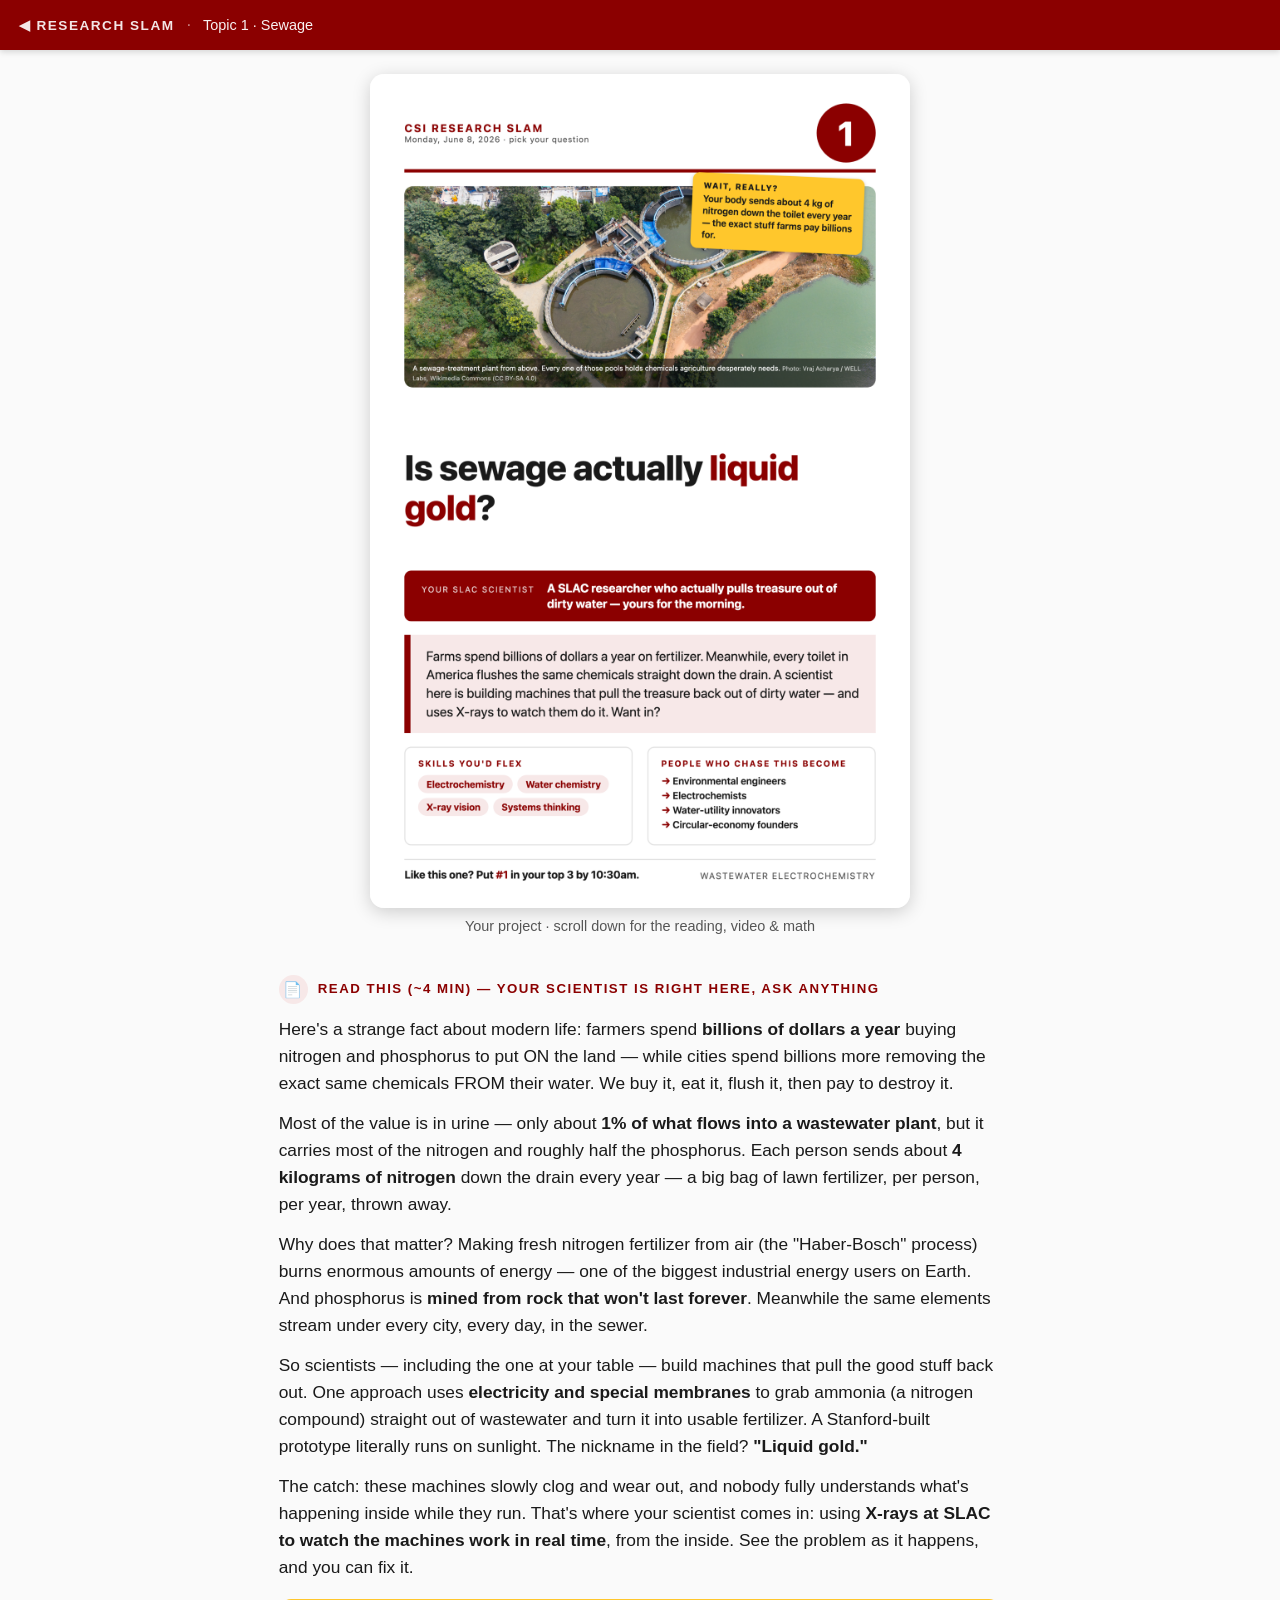
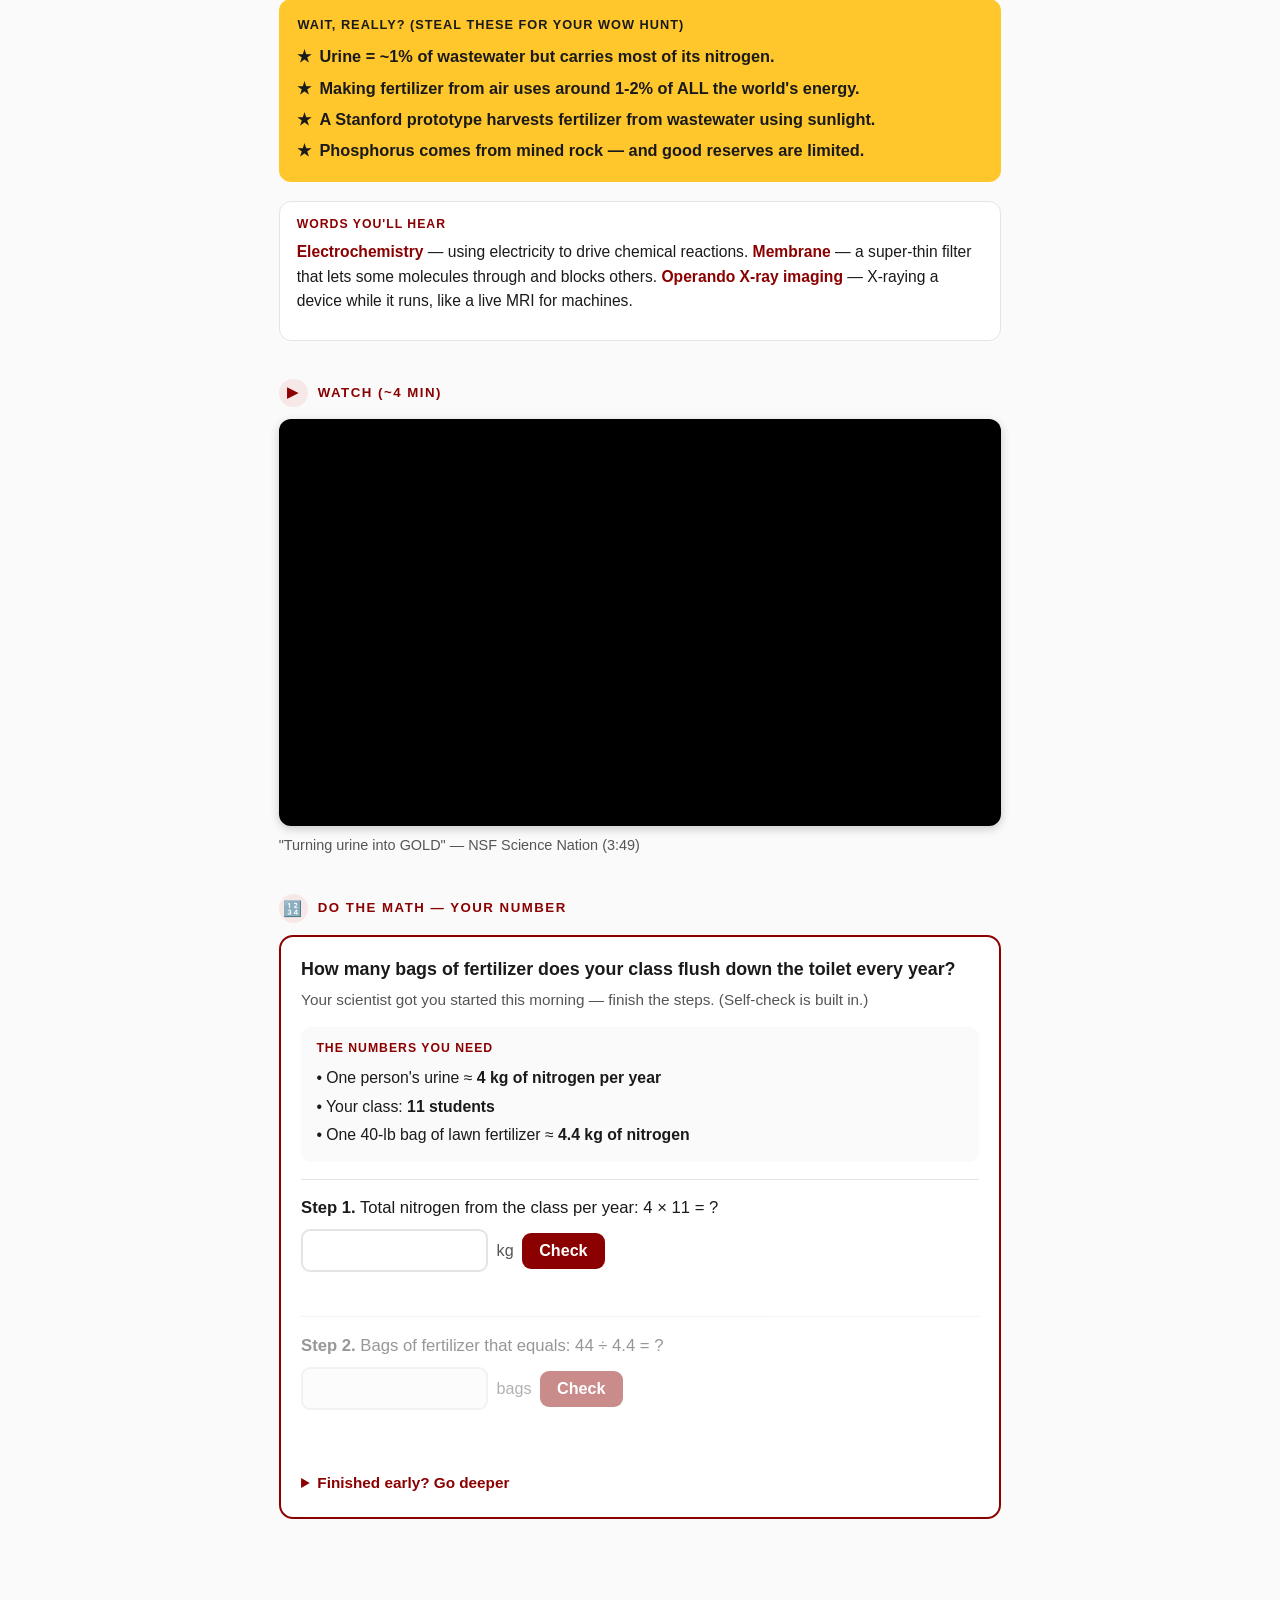
<file: 1_sewage.html>
<!DOCTYPE html>
<html lang="en">
<head>
<meta charset="UTF-8">
<meta name="viewport" content="width=device-width, initial-scale=1">
<title>1 · Is sewage actually liquid gold? — Research SLAM</title>
<link rel="stylesheet" href="slam.css">
</head>
<body>
<div class="topbar"><a class="home" href="index.html">◀ Research SLAM</a><span class="sep">·</span><span class="here">Topic 1 · Sewage</span></div>
<main>
  <img class="poster-img" src="posters/poster-1.png" alt="Is sewage actually liquid gold? — project poster">
  <p class="poster-cap">Your project · scroll down for the reading, video &amp; math</p>

  <div class="steplabel read">Read this (~4 min) — your scientist is right here, ask anything</div>
  <div class="reading">
    <p>Here's a strange fact about modern life: farmers spend <b>billions of dollars a year</b> buying nitrogen and phosphorus to put ON the land — while cities spend billions more removing the exact same chemicals FROM their water. We buy it, eat it, flush it, then pay to destroy it.</p>
    <p>Most of the value is in urine — only about <b>1% of what flows into a wastewater plant</b>, but it carries most of the nitrogen and roughly half the phosphorus. Each person sends about <b>4 kilograms of nitrogen</b> down the drain every year — a big bag of lawn fertilizer, per person, per year, thrown away.</p>
    <p>Why does that matter? Making fresh nitrogen fertilizer from air (the "Haber-Bosch" process) burns enormous amounts of energy — one of the biggest industrial energy users on Earth. And phosphorus is <b>mined from rock that won't last forever</b>. Meanwhile the same elements stream under every city, every day, in the sewer.</p>
    <p>So scientists — including the one at your table — build machines that pull the good stuff back out. One approach uses <b>electricity and special membranes</b> to grab ammonia (a nitrogen compound) straight out of wastewater and turn it into usable fertilizer. A Stanford-built prototype literally runs on sunlight. The nickname in the field? <b>"Liquid gold."</b></p>
    <p>The catch: these machines slowly clog and wear out, and nobody fully understands what's happening inside while they run. That's where your scientist comes in: using <b>X-rays at SLAC to watch the machines work in real time</b>, from the inside. See the problem as it happens, and you can fix it.</p>

    <div class="wow"><h3>Wait, really? (steal these for your Wow Hunt)</h3><ul>
      <li>Urine = ~1% of wastewater but carries most of its nitrogen.</li>
      <li>Making fertilizer from air uses around 1-2% of ALL the world's energy.</li>
      <li>A Stanford prototype harvests fertilizer from wastewater using sunlight.</li>
      <li>Phosphorus comes from mined rock — and good reserves are limited.</li>
    </ul></div>
    <div class="words"><h3>Words you'll hear</h3><p><b>Electrochemistry</b> — using electricity to drive chemical reactions. <b>Membrane</b> — a super-thin filter that lets some molecules through and blocks others. <b>Operando X-ray imaging</b> — X-raying a device while it runs, like a live MRI for machines.</p></div>
  </div>

  <div class="steplabel watch">Watch (~4 min)</div>
  <div class="videowrap"><iframe src="https://www.youtube.com/embed/Hms2rE8B5as" title="Turning urine into GOLD — NSF Science Nation" allow="accelerometer; encrypted-media; picture-in-picture" allowfullscreen></iframe></div>
  <div class="videonote">"Turning urine into GOLD" — NSF Science Nation (3:49)</div>

  <div class="steplabel math">Do the math — your number</div>
  <div id="math-root"></div>
</main>

<script>
window.TOPIC = { math: {
  mission: "How many bags of fertilizer does your class flush down the toilet every year?",
  setup: "Your scientist got you started this morning — finish the steps. (Self-check is built in.)",
  given: [
    "One person's urine ≈ <b>4 kg of nitrogen per year</b>",
    "Your class: <b>11 students</b>",
    "One 40-lb bag of lawn fertilizer ≈ <b>4.4 kg of nitrogen</b>"
  ],
  steps: [
    { q: "Total nitrogen from the class per year:  4 × 11 = ?", answer: 44, tol: 0.5, unit: "kg", hint: "Multiply 4 by the number of students (11)." },
    { q: "Bags of fertilizer that equals:  44 ÷ 4.4 = ?", answer: 10, tol: 0.4, unit: "bags", hint: "Divide your Step 1 answer by 4.4." }
  ],
  final: { say: 'Our class flushes about <span class="num">10 bags</span> of fertilizer a year.', next: "Write your number BIG on an index card." },
  deeper: "Now all ~340 million Americans: 340,000,000 × 4 ÷ 4.4 ≈ <b>310 million bags</b> a year. Why isn't anyone collecting it?"
}};
</script>
<script src="slam.js"></script>
</body>
</html>
</file>
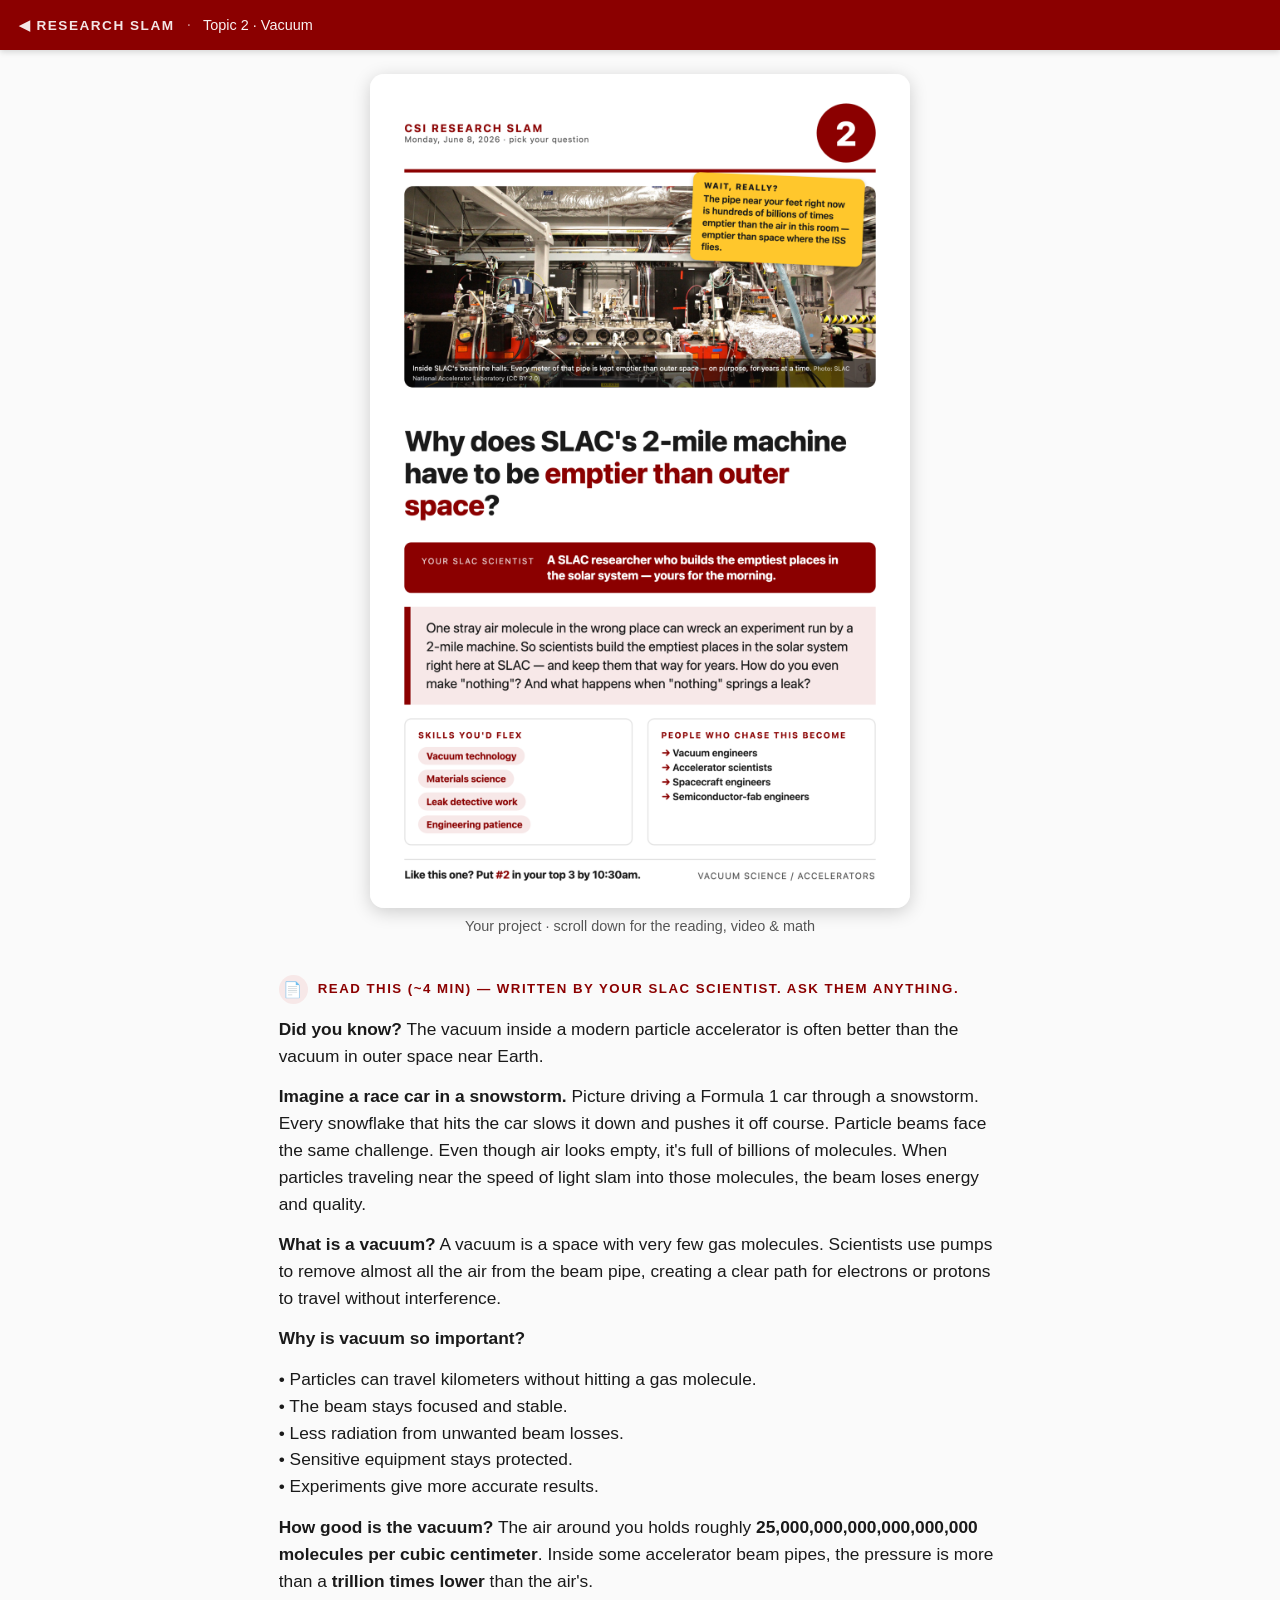
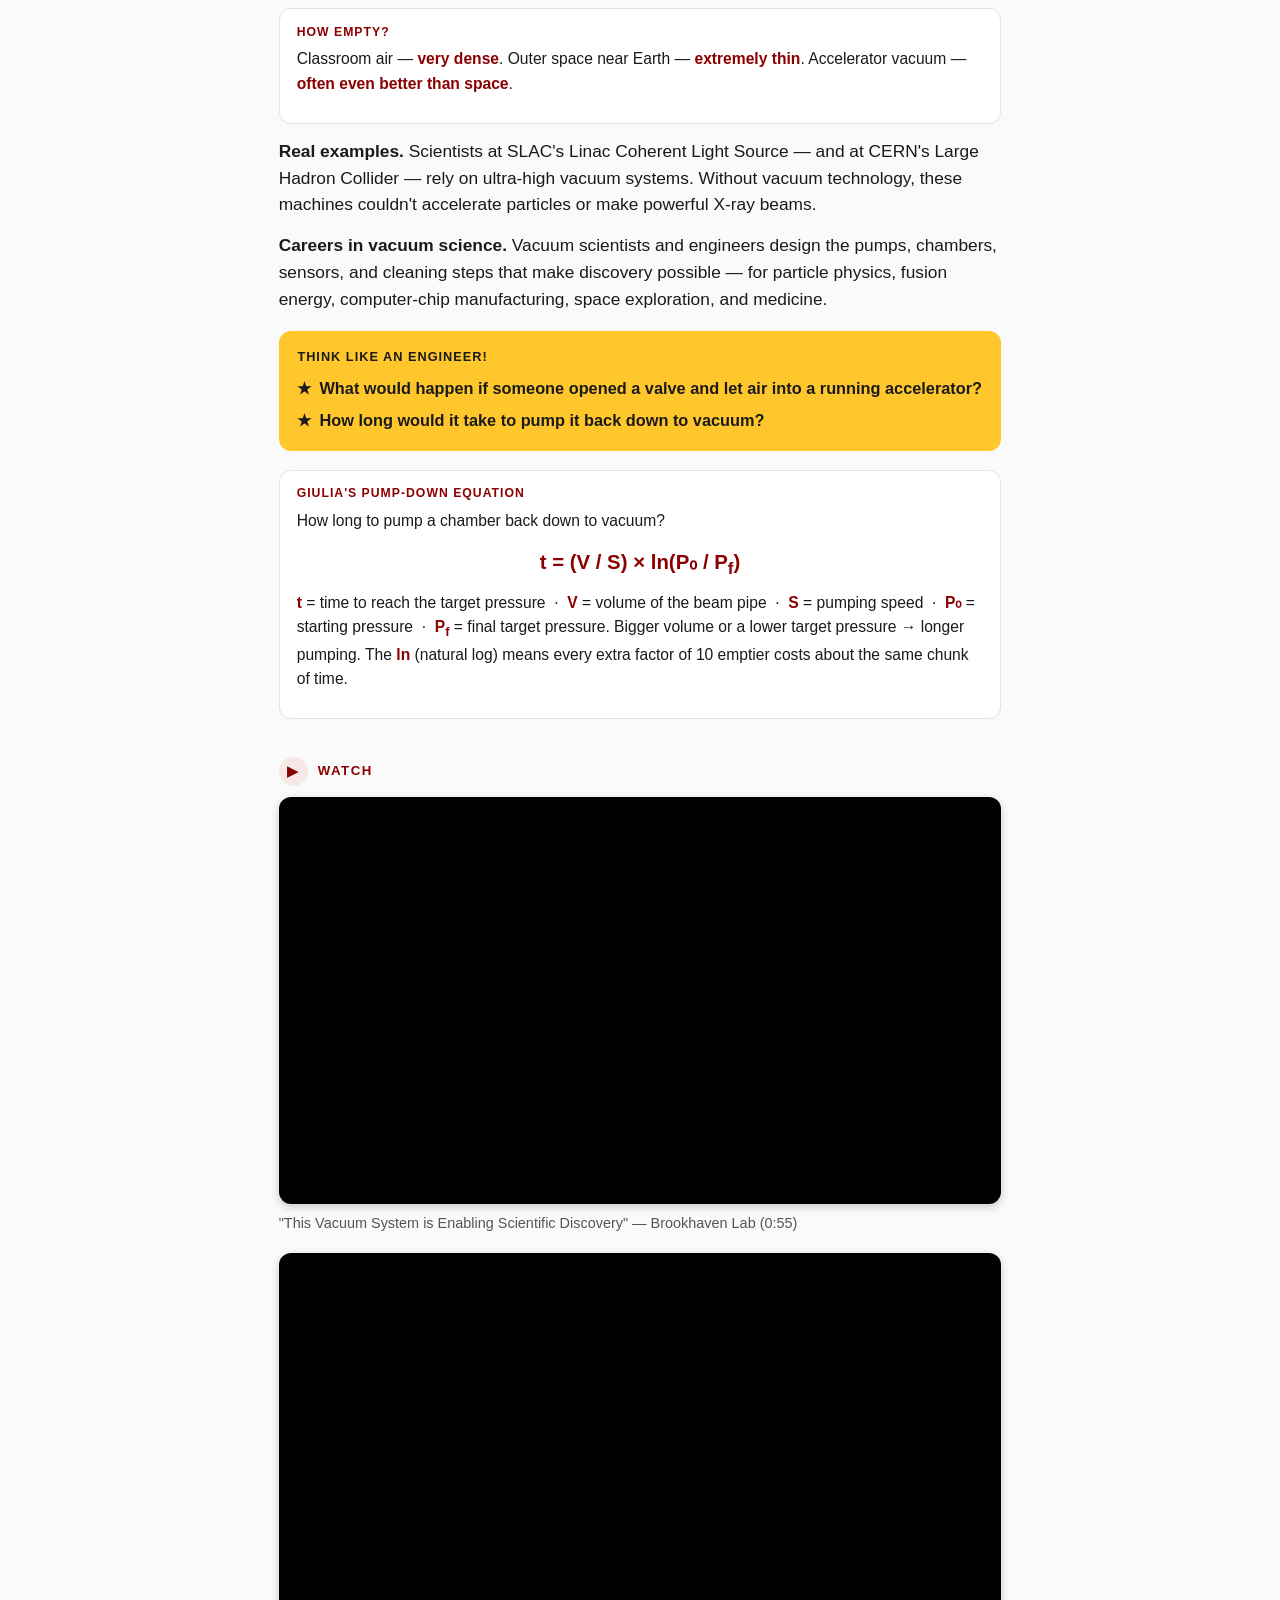
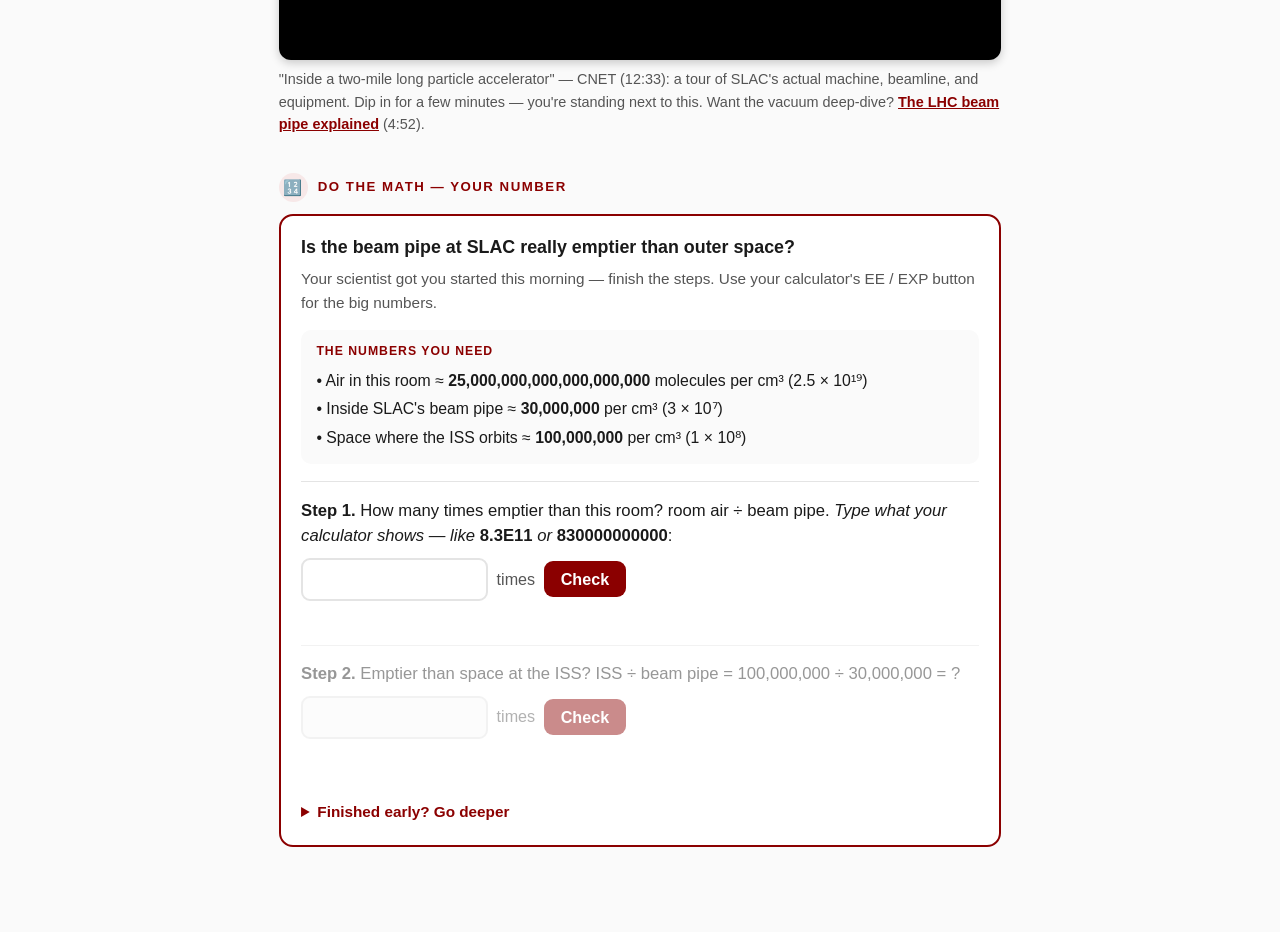
<file: 2_vacuum.html>
<!DOCTYPE html>
<html lang="en">
<head>
<meta charset="UTF-8">
<meta name="viewport" content="width=device-width, initial-scale=1">
<title>2 · Why does SLAC's machine have to be emptier than outer space? — Research SLAM</title>
<link rel="stylesheet" href="slam.css">
</head>
<body>
<div class="topbar"><a class="home" href="index.html">◀ Research SLAM</a><span class="sep">·</span><span class="here">Topic 2 · Vacuum</span></div>
<main>
  <img class="poster-img" src="posters/poster-2.png" alt="Why does SLAC's machine have to be emptier than outer space? — project poster">
  <p class="poster-cap">Your project · scroll down for the reading, video &amp; math</p>

  <div class="steplabel read">Read this (~4 min) — written by your SLAC scientist. Ask them anything.</div>
  <div class="reading">
    <p><b>Did you know?</b> The vacuum inside a modern particle accelerator is often better than the vacuum in outer space near Earth.</p>
    <p><b>Imagine a race car in a snowstorm.</b> Picture driving a Formula 1 car through a snowstorm. Every snowflake that hits the car slows it down and pushes it off course. Particle beams face the same challenge. Even though air looks empty, it's full of billions of molecules. When particles traveling near the speed of light slam into those molecules, the beam loses energy and quality.</p>
    <p><b>What is a vacuum?</b> A vacuum is a space with very few gas molecules. Scientists use pumps to remove almost all the air from the beam pipe, creating a clear path for electrons or protons to travel without interference.</p>
    <p><b>Why is vacuum so important?</b></p>
    <p>• Particles can travel kilometers without hitting a gas molecule.<br>• The beam stays focused and stable.<br>• Less radiation from unwanted beam losses.<br>• Sensitive equipment stays protected.<br>• Experiments give more accurate results.</p>
    <p><b>How good is the vacuum?</b> The air around you holds roughly <b>25,000,000,000,000,000,000 molecules per cubic centimeter</b>. Inside some accelerator beam pipes, the pressure is more than a <b>trillion times lower</b> than the air's.</p>
    <div class="words"><h3>How empty?</h3><p>Classroom air — <b>very dense</b>. Outer space near Earth — <b>extremely thin</b>. Accelerator vacuum — <b>often even better than space</b>.</p></div>
    <p><b>Real examples.</b> Scientists at SLAC's Linac Coherent Light Source — and at CERN's Large Hadron Collider — rely on ultra-high vacuum systems. Without vacuum technology, these machines couldn't accelerate particles or make powerful X-ray beams.</p>
    <p><b>Careers in vacuum science.</b> Vacuum scientists and engineers design the pumps, chambers, sensors, and cleaning steps that make discovery possible — for particle physics, fusion energy, computer-chip manufacturing, space exploration, and medicine.</p>
    <div class="wow"><h3>Think like an engineer!</h3><ul>
      <li>What would happen if someone opened a valve and let air into a running accelerator?</li>
      <li>How long would it take to pump it back down to vacuum?</li>
    </ul></div>
    <div class="words"><h3>Giulia's pump-down equation</h3>
      <p>How long to pump a chamber back down to vacuum?</p>
      <p style="text-align:center;font-size:1.2rem;margin:0.5rem 0;"><b>t = (V / S) × ln(P₀ / P<sub>f</sub>)</b></p>
      <p><b>t</b> = time to reach the target pressure &nbsp;·&nbsp; <b>V</b> = volume of the beam pipe &nbsp;·&nbsp; <b>S</b> = pumping speed &nbsp;·&nbsp; <b>P₀</b> = starting pressure &nbsp;·&nbsp; <b>P<sub>f</sub></b> = final target pressure. Bigger volume or a lower target pressure → longer pumping. The <b>ln</b> (natural log) means every extra factor of 10 emptier costs about the same chunk of time.</p>
    </div>
  </div>

  <div class="steplabel watch">Watch</div>
  <div class="videowrap"><iframe src="https://www.youtube.com/embed/-9RMLu5Ij0M" title="This Vacuum System is Enabling Scientific Discovery — Brookhaven Lab" allow="accelerometer; encrypted-media; picture-in-picture" allowfullscreen></iframe></div>
  <div class="videonote">"This Vacuum System is Enabling Scientific Discovery" — Brookhaven Lab (0:55)</div>
  <div class="videowrap" style="margin-top:1.1rem;"><iframe src="https://www.youtube.com/embed/6XTII6qaAxc" title="Inside a two-mile long particle accelerator — CNET" allow="accelerometer; encrypted-media; picture-in-picture" allowfullscreen></iframe></div>
  <div class="videonote">"Inside a two-mile long particle accelerator" — CNET (12:33): a tour of SLAC's actual machine, beamline, and equipment. Dip in for a few minutes — you're standing next to this. Want the vacuum deep-dive? <a href="https://www.youtube.com/watch?v=KoTdC3xfDwo" target="_blank" rel="noopener">The LHC beam pipe explained</a> (4:52).</div>

  <div class="steplabel math">Do the math — your number</div>
  <div id="math-root"></div>
</main>

<script>
window.TOPIC = { math: {
  mission: "Is the beam pipe at SLAC really emptier than outer space?",
  setup: "Your scientist got you started this morning — finish the steps. Use your calculator's EE / EXP button for the big numbers.",
  given: [
    "Air in this room ≈ <b>25,000,000,000,000,000,000</b> molecules per cm³ (2.5 × 10¹⁹)",
    "Inside SLAC's beam pipe ≈ <b>30,000,000</b> per cm³ (3 × 10⁷)",
    "Space where the ISS orbits ≈ <b>100,000,000</b> per cm³ (1 × 10⁸)"
  ],
  steps: [
    { q: "How many times emptier than this room?  room air ÷ beam pipe.  <i>Type what your calculator shows — like</i> <b>8.3E11</b> <i>or</i> <b>830000000000</b>:", answer: 8.33e11, rel: 0.15, unit: "times", hint: "On a phone: type 2.5 EE 19 ÷ 3 EE 7. The screen's 8.3E11 means 830 billion." },
    { q: "Emptier than space at the ISS?  ISS ÷ beam pipe = 100,000,000 ÷ 30,000,000 = ?", answer: 3.33, tol: 0.8, unit: "times", hint: "Just 100,000,000 ÷ 30,000,000 — a small whole-ish number." }
  ],
  final: { say: 'There\'s a 2-mile pipe right here at SLAC that\'s about <span class="num">800 billion times</span> emptier than this room — and even emptier than space where the astronauts fly.', next: "Write your number BIG on an index card." },
  deeper: "Why does the beam need that? What happens if a single air molecule gets in the way of a particle moving at almost the speed of light?"
}};
</script>
<script src="slam.js"></script>
</body>
</html>
</file>
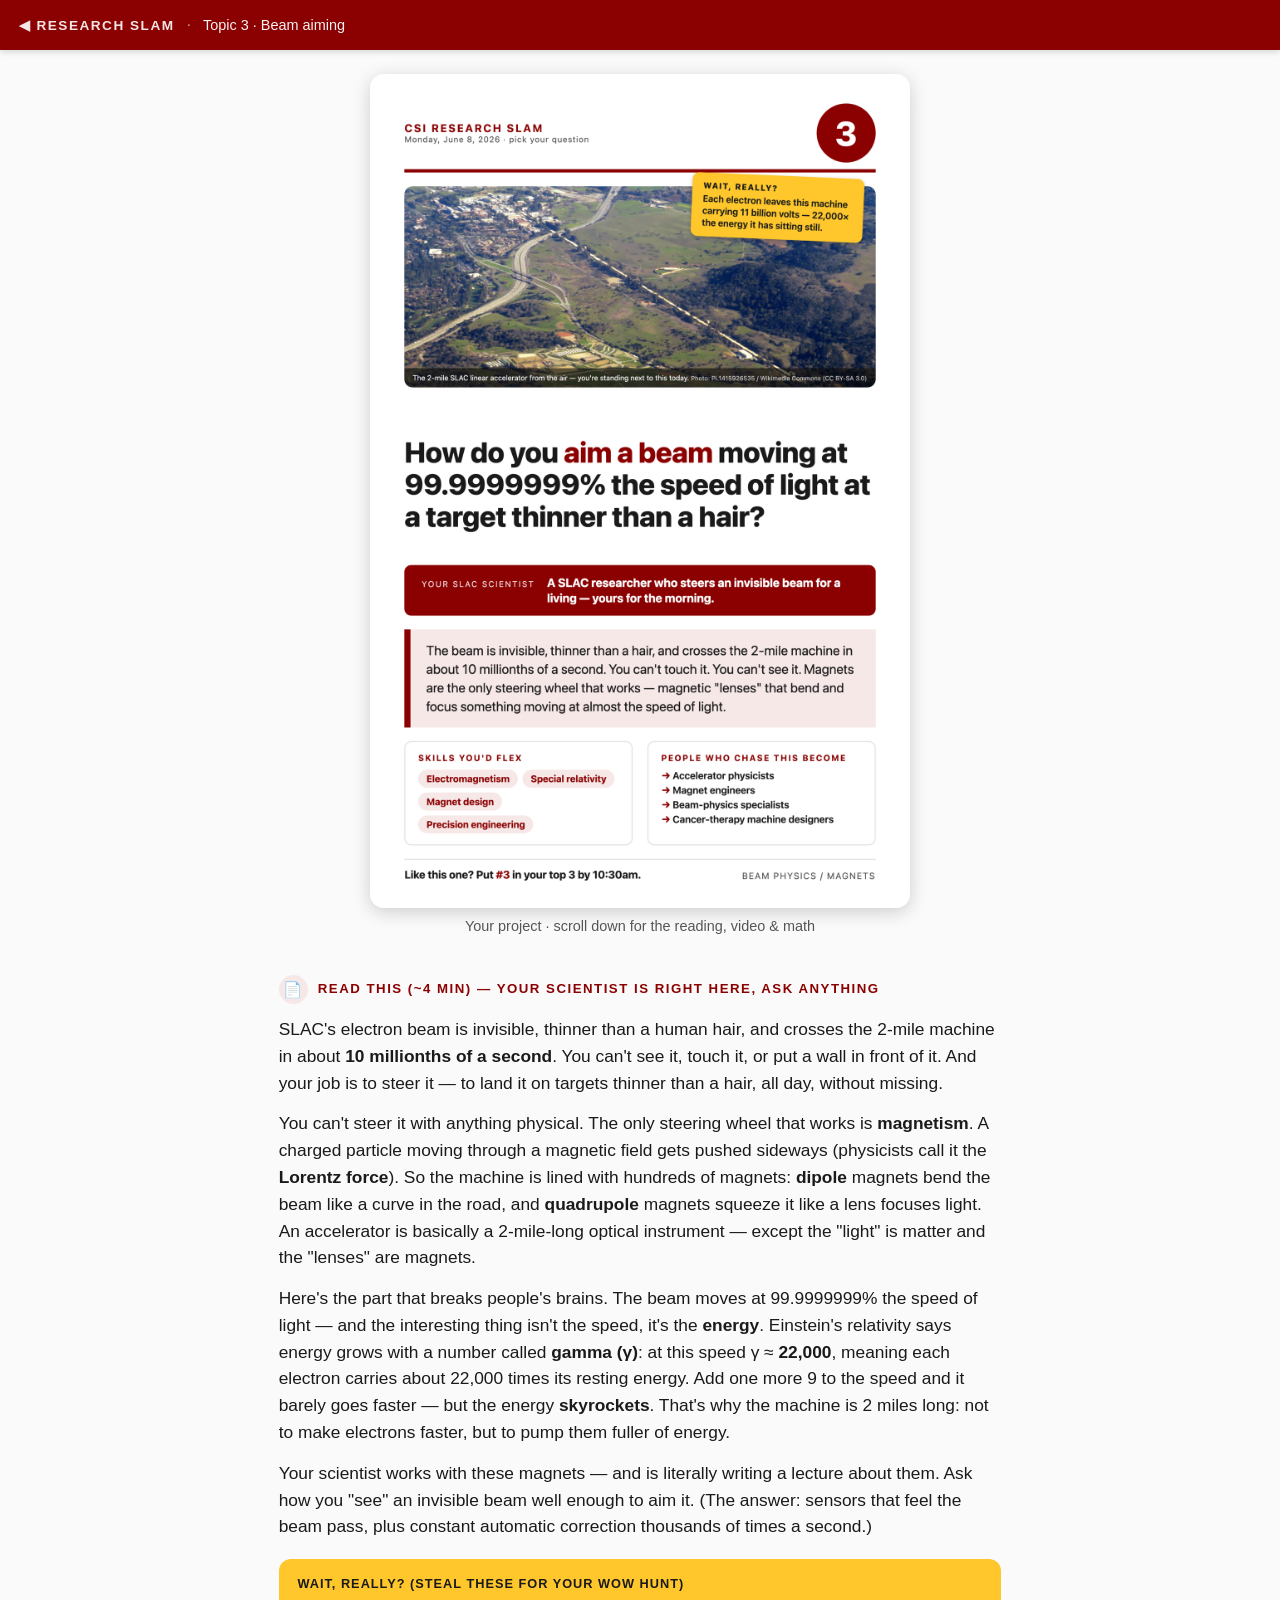
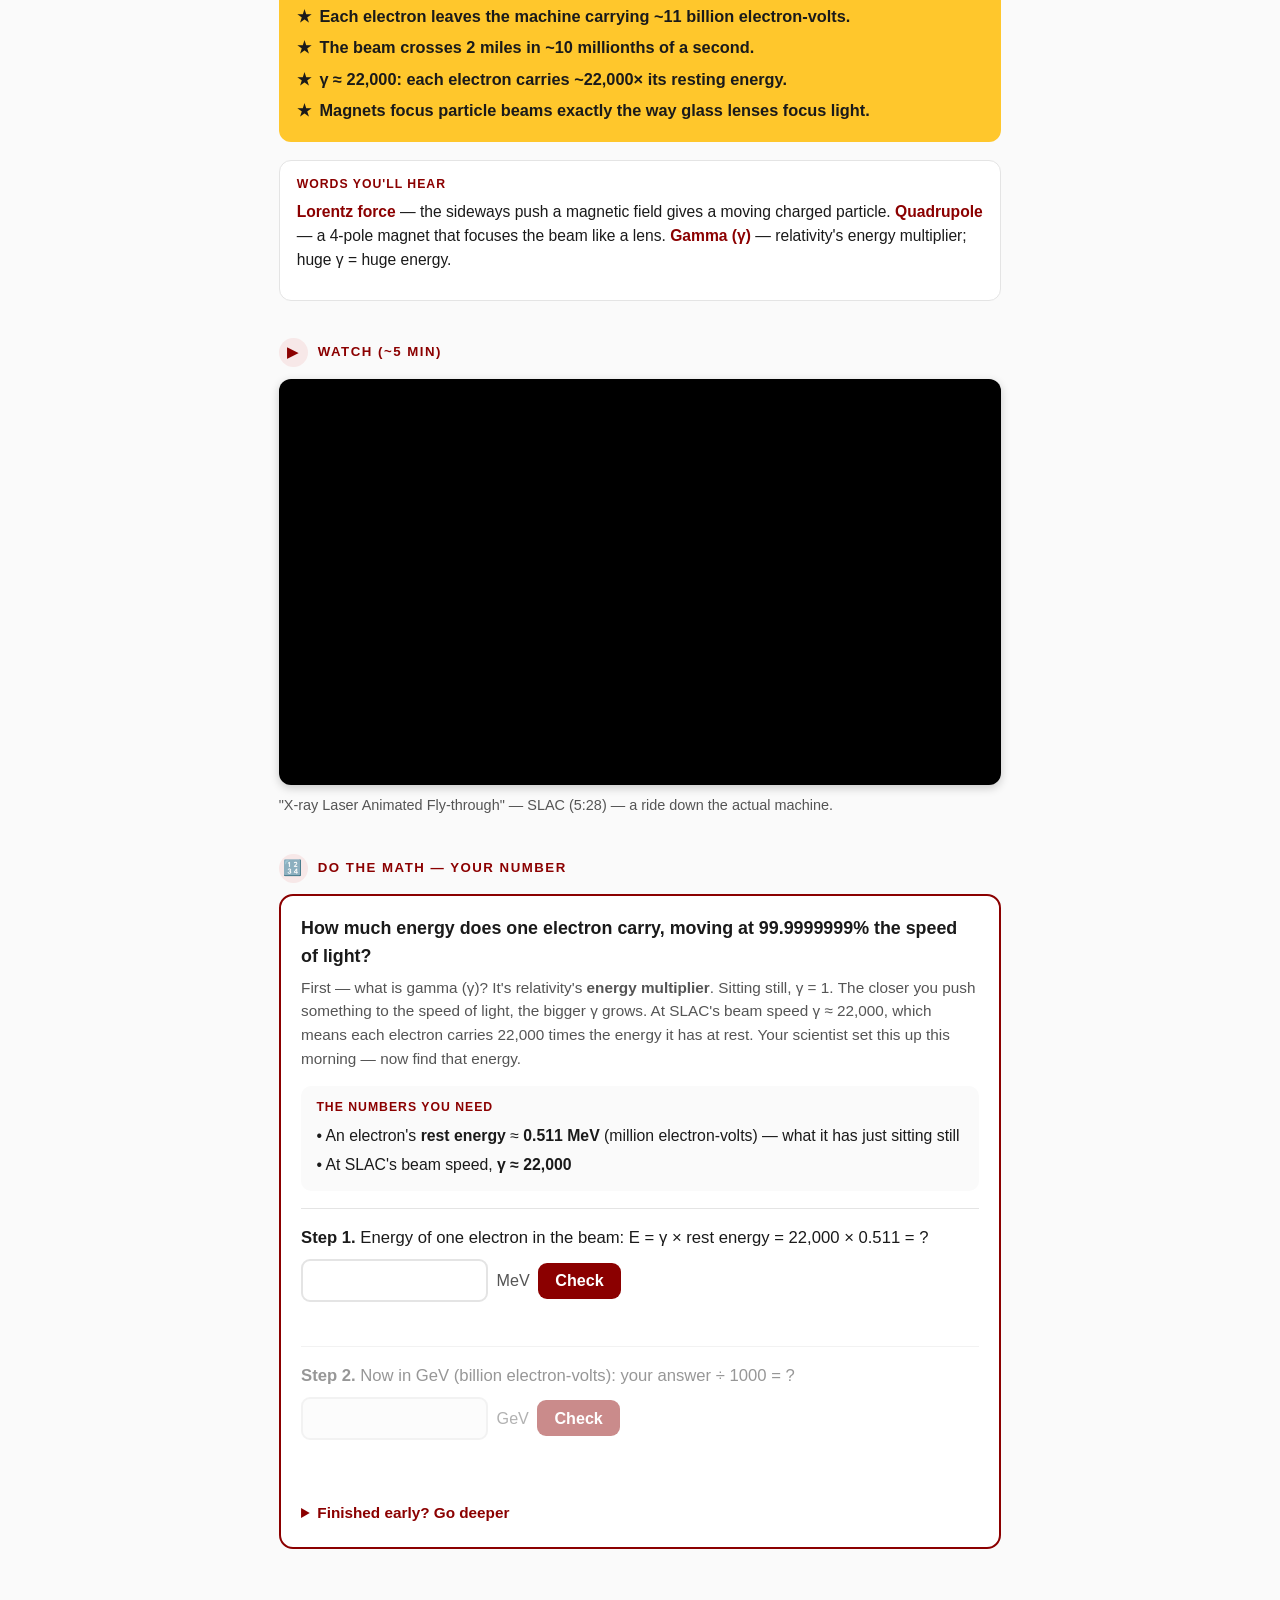
<file: 3_beam.html>
<!DOCTYPE html>
<html lang="en">
<head>
<meta charset="UTF-8">
<meta name="viewport" content="width=device-width, initial-scale=1">
<title>3 · How do you aim a beam at a target thinner than a hair? — Research SLAM</title>
<link rel="stylesheet" href="slam.css">
</head>
<body>
<div class="topbar"><a class="home" href="index.html">◀ Research SLAM</a><span class="sep">·</span><span class="here">Topic 3 · Beam aiming</span></div>
<main>
  <img class="poster-img" src="posters/poster-3.png" alt="How do you aim a beam at a target thinner than a hair? — project poster">
  <p class="poster-cap">Your project · scroll down for the reading, video &amp; math</p>

  <div class="steplabel read">Read this (~4 min) — your scientist is right here, ask anything</div>
  <div class="reading">
    <p>SLAC's electron beam is invisible, thinner than a human hair, and crosses the 2-mile machine in about <b>10 millionths of a second</b>. You can't see it, touch it, or put a wall in front of it. And your job is to steer it — to land it on targets thinner than a hair, all day, without missing.</p>
    <p>You can't steer it with anything physical. The only steering wheel that works is <b>magnetism</b>. A charged particle moving through a magnetic field gets pushed sideways (physicists call it the <b>Lorentz force</b>). So the machine is lined with hundreds of magnets: <b>dipole</b> magnets bend the beam like a curve in the road, and <b>quadrupole</b> magnets squeeze it like a lens focuses light. An accelerator is basically a 2-mile-long optical instrument — except the "light" is matter and the "lenses" are magnets.</p>
    <p>Here's the part that breaks people's brains. The beam moves at 99.9999999% the speed of light — and the interesting thing isn't the speed, it's the <b>energy</b>. Einstein's relativity says energy grows with a number called <b>gamma (γ)</b>: at this speed γ ≈ <b>22,000</b>, meaning each electron carries about 22,000 times its resting energy. Add one more 9 to the speed and it barely goes faster — but the energy <b>skyrockets</b>. That's why the machine is 2 miles long: not to make electrons faster, but to pump them fuller of energy.</p>
    <p>Your scientist works with these magnets — and is literally writing a lecture about them. Ask how you "see" an invisible beam well enough to aim it. (The answer: sensors that feel the beam pass, plus constant automatic correction thousands of times a second.)</p>
    <div class="wow"><h3>Wait, really? (steal these for your Wow Hunt)</h3><ul>
      <li>Each electron leaves the machine carrying ~11 billion electron-volts.</li>
      <li>The beam crosses 2 miles in ~10 millionths of a second.</li>
      <li>γ ≈ 22,000: each electron carries ~22,000× its resting energy.</li>
      <li>Magnets focus particle beams exactly the way glass lenses focus light.</li>
    </ul></div>
    <div class="words"><h3>Words you'll hear</h3><p><b>Lorentz force</b> — the sideways push a magnetic field gives a moving charged particle. <b>Quadrupole</b> — a 4-pole magnet that focuses the beam like a lens. <b>Gamma (γ)</b> — relativity's energy multiplier; huge γ = huge energy.</p></div>
  </div>

  <div class="steplabel watch">Watch (~5 min)</div>
  <div class="videowrap"><iframe src="https://www.youtube.com/embed/pgaG7f96SKM" title="X-ray Laser Animated Fly-through — SLAC" allow="accelerometer; encrypted-media; picture-in-picture" allowfullscreen></iframe></div>
  <div class="videonote">"X-ray Laser Animated Fly-through" — SLAC (5:28) — a ride down the actual machine.</div>

  <div class="steplabel math">Do the math — your number</div>
  <div id="math-root"></div>
</main>

<script>
window.TOPIC = { math: {
  mission: "How much energy does one electron carry, moving at 99.9999999% the speed of light?",
  setup: "First — what is gamma (γ)? It's relativity's <b>energy multiplier</b>. Sitting still, γ = 1. The closer you push something to the speed of light, the bigger γ grows. At SLAC's beam speed γ ≈ 22,000, which means each electron carries 22,000 times the energy it has at rest. Your scientist set this up this morning — now find that energy.",
  given: [
    "An electron's <b>rest energy</b> ≈ <b>0.511 MeV</b> (million electron-volts) — what it has just sitting still",
    "At SLAC's beam speed, <b>γ ≈ 22,000</b>"
  ],
  steps: [
    { q: "Energy of one electron in the beam:  E = γ × rest energy = 22,000 × 0.511 = ?", answer: 11242, tol: 300, unit: "MeV", hint: "Multiply 22,000 by 0.511." },
    { q: "Now in GeV (billion electron-volts):  your answer ÷ 1000 = ?", answer: 11.2, tol: 0.4, unit: "GeV", hint: "Divide your MeV answer by 1000." }
  ],
  final: { say: 'Each of our electrons carries about <span class="num">11 billion electron-volts</span> — 22,000 times the energy it has at rest. That\'s what "relativistic" really means.', next: "Write your number BIG on an index card." },
  deeper: "Where does γ ≈ 22,000 come from?  γ = 1 ÷ √(1 − β²), where β = 0.999999999. Try squaring 0.999999999 on your phone — it probably shows 1, which would make γ infinite! That rounding is exactly why we don't compute it on a calculator. Ask your scientist how it's really done."
}};
</script>
<script src="slam.js"></script>
</body>
</html>
</file>
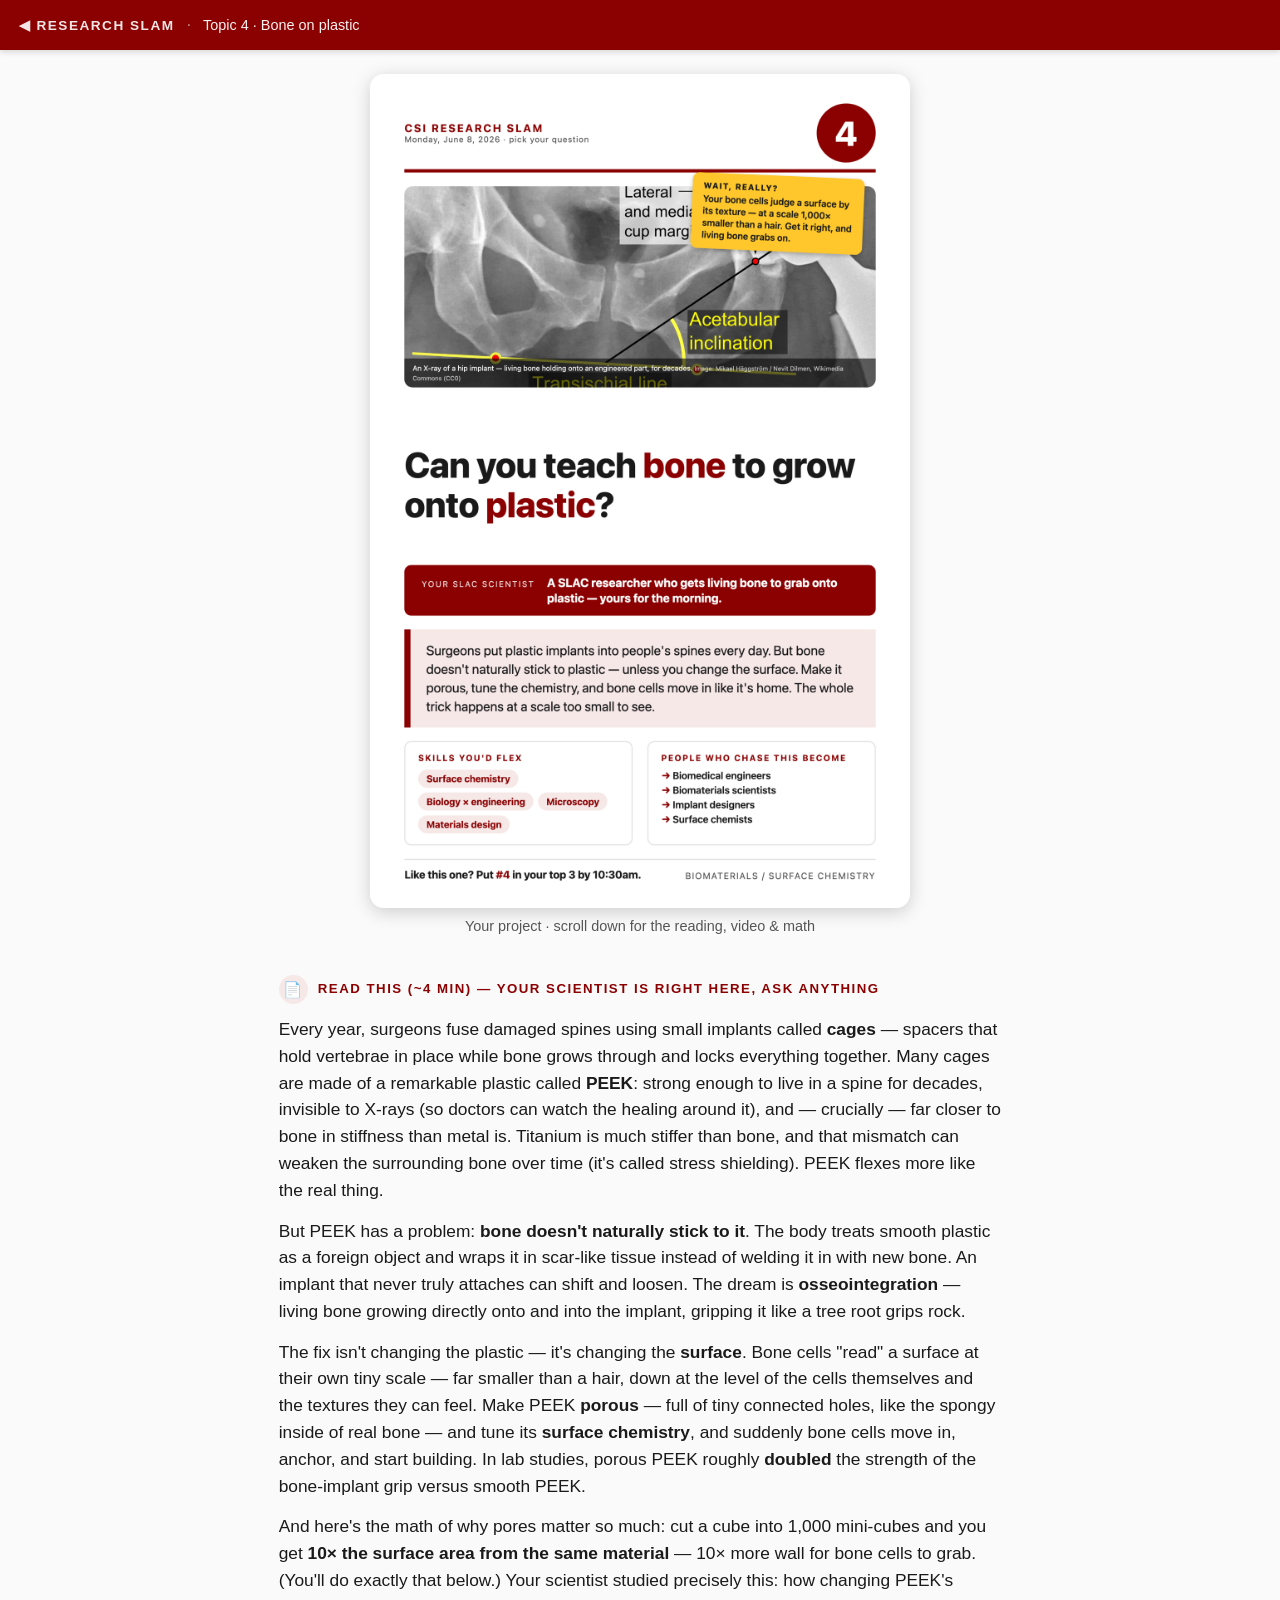
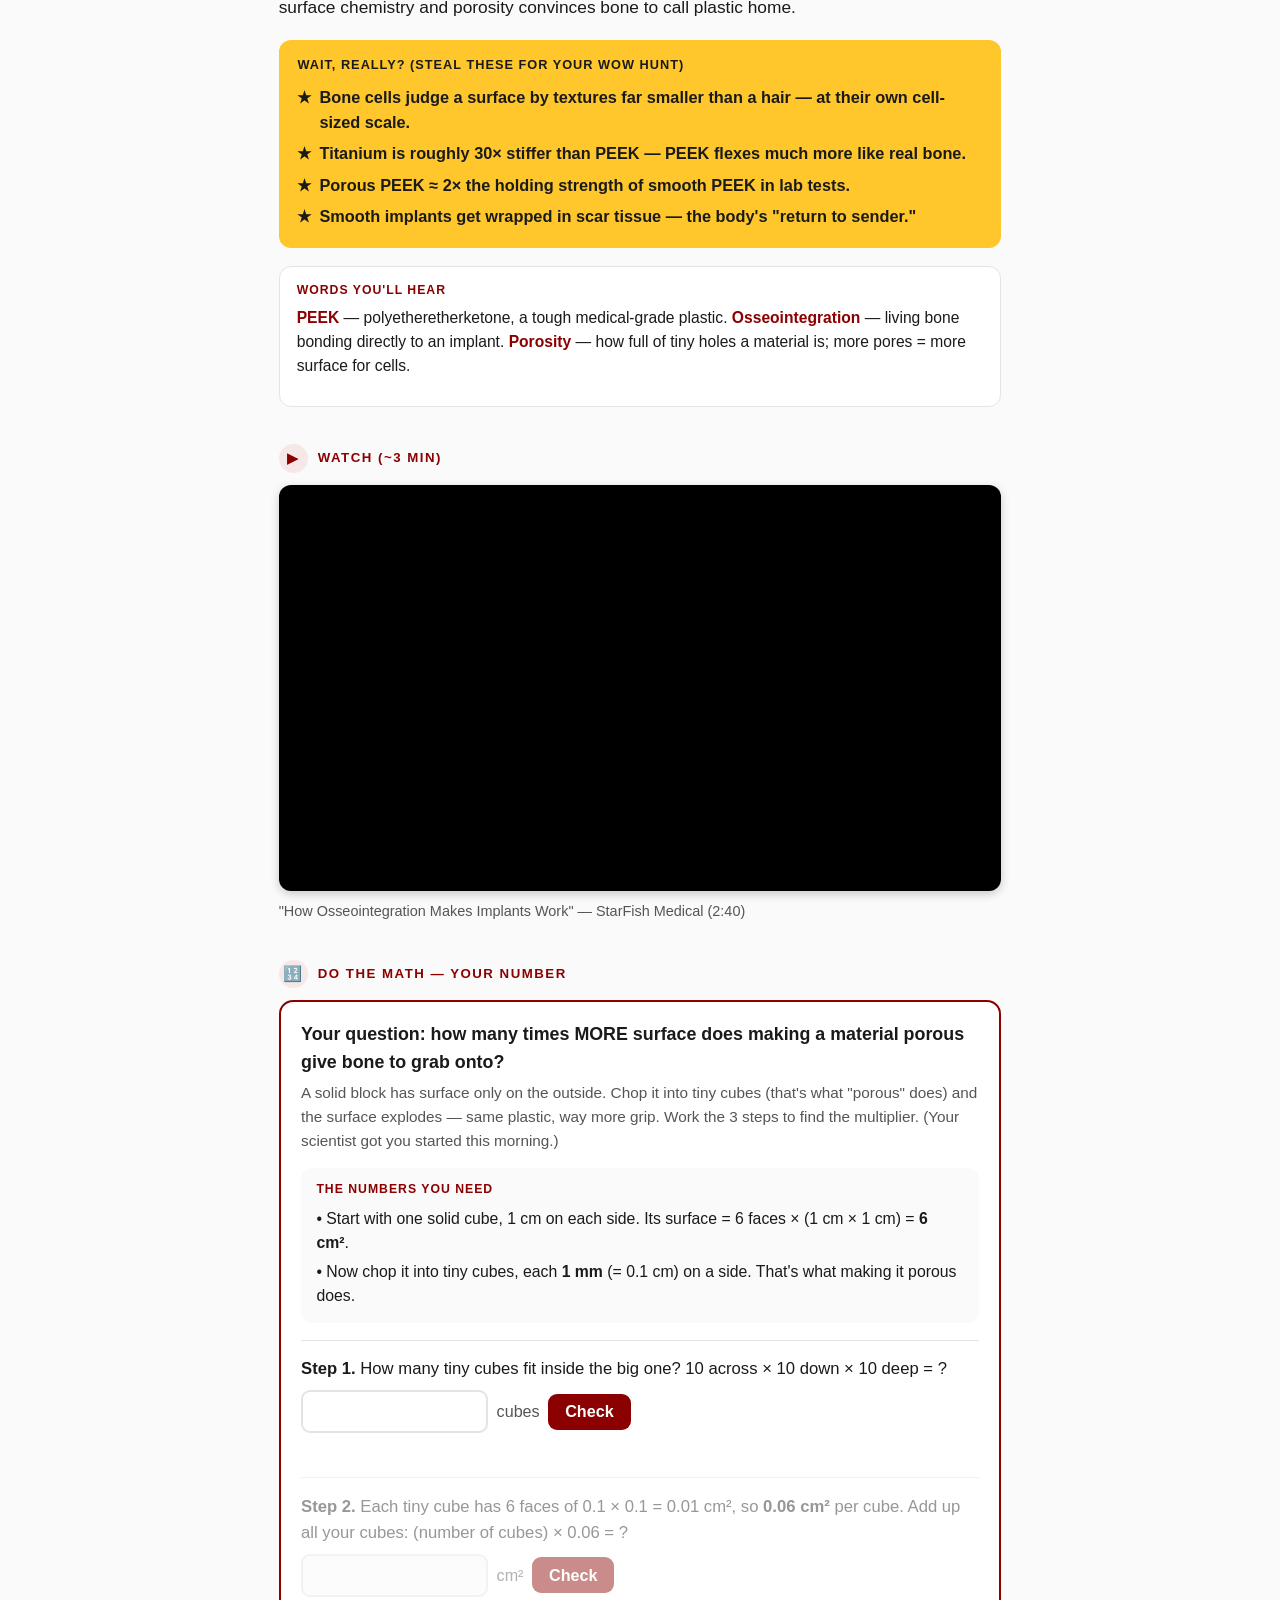
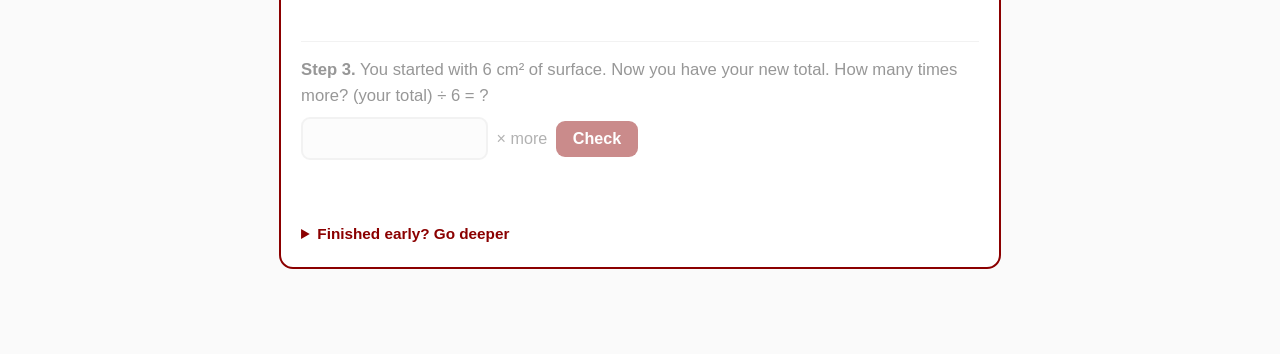
<file: 4_bone.html>
<!DOCTYPE html>
<html lang="en">
<head>
<meta charset="UTF-8">
<meta name="viewport" content="width=device-width, initial-scale=1">
<title>4 · Can you teach bone to grow onto plastic? — Research SLAM</title>
<link rel="stylesheet" href="slam.css">
</head>
<body>
<div class="topbar"><a class="home" href="index.html">◀ Research SLAM</a><span class="sep">·</span><span class="here">Topic 4 · Bone on plastic</span></div>
<main>
  <img class="poster-img" src="posters/poster-4.png" alt="Can you teach bone to grow onto plastic? — project poster">
  <p class="poster-cap">Your project · scroll down for the reading, video &amp; math</p>

  <div class="steplabel read">Read this (~4 min) — your scientist is right here, ask anything</div>
  <div class="reading">
    <p>Every year, surgeons fuse damaged spines using small implants called <b>cages</b> — spacers that hold vertebrae in place while bone grows through and locks everything together. Many cages are made of a remarkable plastic called <b>PEEK</b>: strong enough to live in a spine for decades, invisible to X-rays (so doctors can watch the healing around it), and — crucially — far closer to bone in stiffness than metal is. Titanium is much stiffer than bone, and that mismatch can weaken the surrounding bone over time (it's called stress shielding). PEEK flexes more like the real thing.</p>
    <p>But PEEK has a problem: <b>bone doesn't naturally stick to it</b>. The body treats smooth plastic as a foreign object and wraps it in scar-like tissue instead of welding it in with new bone. An implant that never truly attaches can shift and loosen. The dream is <b>osseointegration</b> — living bone growing directly onto and into the implant, gripping it like a tree root grips rock.</p>
    <p>The fix isn't changing the plastic — it's changing the <b>surface</b>. Bone cells "read" a surface at their own tiny scale — far smaller than a hair, down at the level of the cells themselves and the textures they can feel. Make PEEK <b>porous</b> — full of tiny connected holes, like the spongy inside of real bone — and tune its <b>surface chemistry</b>, and suddenly bone cells move in, anchor, and start building. In lab studies, porous PEEK roughly <b>doubled</b> the strength of the bone-implant grip versus smooth PEEK.</p>
    <p>And here's the math of why pores matter so much: cut a cube into 1,000 mini-cubes and you get <b>10× the surface area from the same material</b> — 10× more wall for bone cells to grab. (You'll do exactly that below.) Your scientist studied precisely this: how changing PEEK's surface chemistry and porosity convinces bone to call plastic home.</p>
    <div class="wow"><h3>Wait, really? (steal these for your Wow Hunt)</h3><ul>
      <li>Bone cells judge a surface by textures far smaller than a hair — at their own cell-sized scale.</li>
      <li>Titanium is roughly 30× stiffer than PEEK — PEEK flexes much more like real bone.</li>
      <li>Porous PEEK ≈ 2× the holding strength of smooth PEEK in lab tests.</li>
      <li>Smooth implants get wrapped in scar tissue — the body's "return to sender."</li>
    </ul></div>
    <div class="words"><h3>Words you'll hear</h3><p><b>PEEK</b> — polyetheretherketone, a tough medical-grade plastic. <b>Osseointegration</b> — living bone bonding directly to an implant. <b>Porosity</b> — how full of tiny holes a material is; more pores = more surface for cells.</p></div>
  </div>

  <div class="steplabel watch">Watch (~3 min)</div>
  <div class="videowrap"><iframe src="https://www.youtube.com/embed/F7vGdP__cFQ" title="How Osseointegration Makes Implants Work — StarFish Medical" allow="accelerometer; encrypted-media; picture-in-picture" allowfullscreen></iframe></div>
  <div class="videonote">"How Osseointegration Makes Implants Work" — StarFish Medical (2:40)</div>

  <div class="steplabel math">Do the math — your number</div>
  <div id="math-root"></div>
</main>

<script>
window.TOPIC = { math: {
  mission: "Your question: how many times MORE surface does making a material porous give bone to grab onto?",
  setup: "A solid block has surface only on the outside. Chop it into tiny cubes (that's what \"porous\" does) and the surface explodes — same plastic, way more grip. Work the 3 steps to find the multiplier. (Your scientist got you started this morning.)",
  given: [
    "Start with one solid cube, 1 cm on each side. Its surface = 6 faces × (1 cm × 1 cm) = <b>6 cm²</b>.",
    "Now chop it into tiny cubes, each <b>1 mm</b> (= 0.1 cm) on a side. That's what making it porous does."
  ],
  steps: [
    { q: "How many tiny cubes fit inside the big one?  10 across × 10 down × 10 deep = ?", answer: 1000, tol: 0, unit: "cubes", hint: "Multiply 10 × 10 × 10." },
    { q: "Each tiny cube has 6 faces of 0.1 × 0.1 = 0.01 cm², so <b>0.06 cm²</b> per cube. Add up all your cubes:  (number of cubes) × 0.06 = ?", answer: 60, tol: 1, unit: "cm²", hint: "Multiply your 1,000 cubes by 0.06 cm² each." },
    { q: "You started with 6 cm² of surface. Now you have your new total. How many times more?  (your total) ÷ 6 = ?", answer: 10, tol: 0.5, unit: "× more", hint: "Divide your total surface by the original 6 cm²." }
  ],
  final: { say: 'Same amount of plastic, <span class="num">10× more surface</span> for bone cells to grab onto. That\'s why porosity is the whole game.', next: "Write your number BIG on an index card." },
  deeper: "Chop into even smaller 0.1 mm cubes and you get another 10× — so 100× the surface from the same material. Why might a bone cell care about texture at its own tiny size scale?"
}};
</script>
<script src="slam.js"></script>
</body>
</html>
</file>
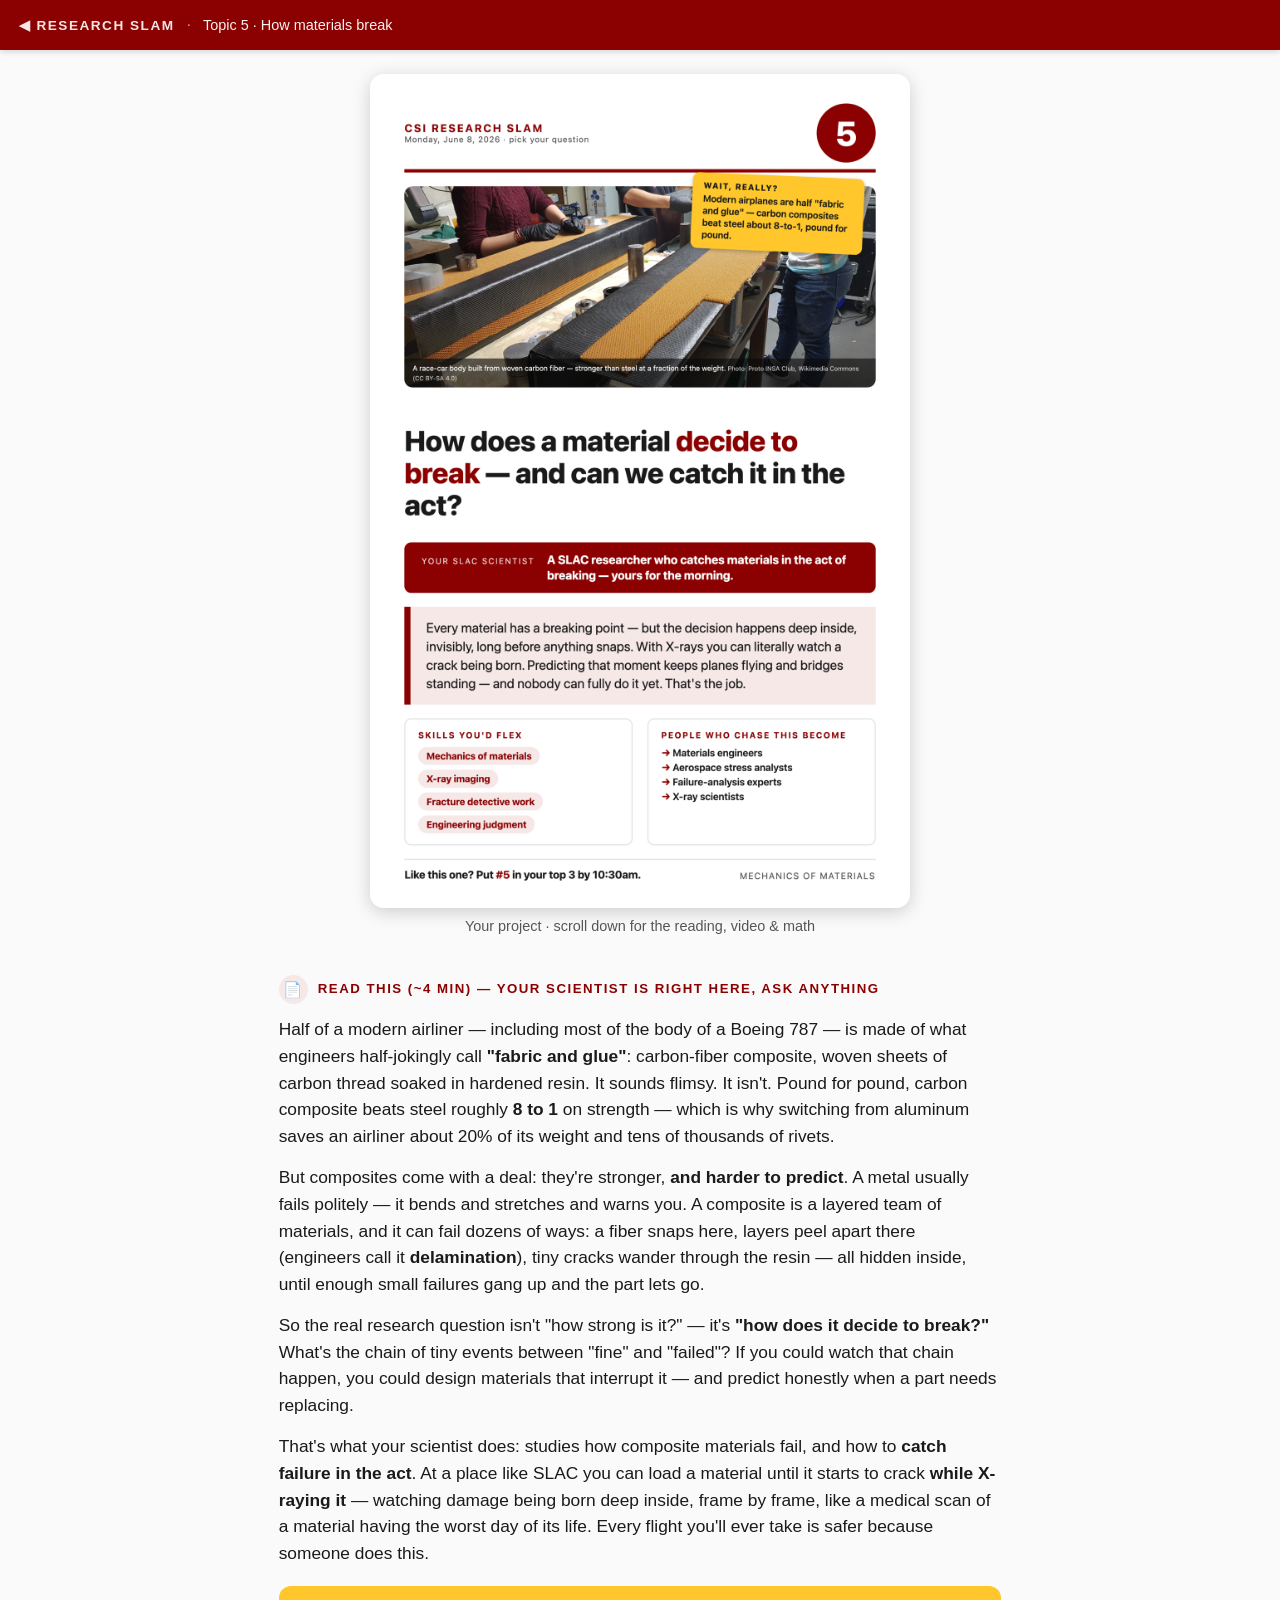
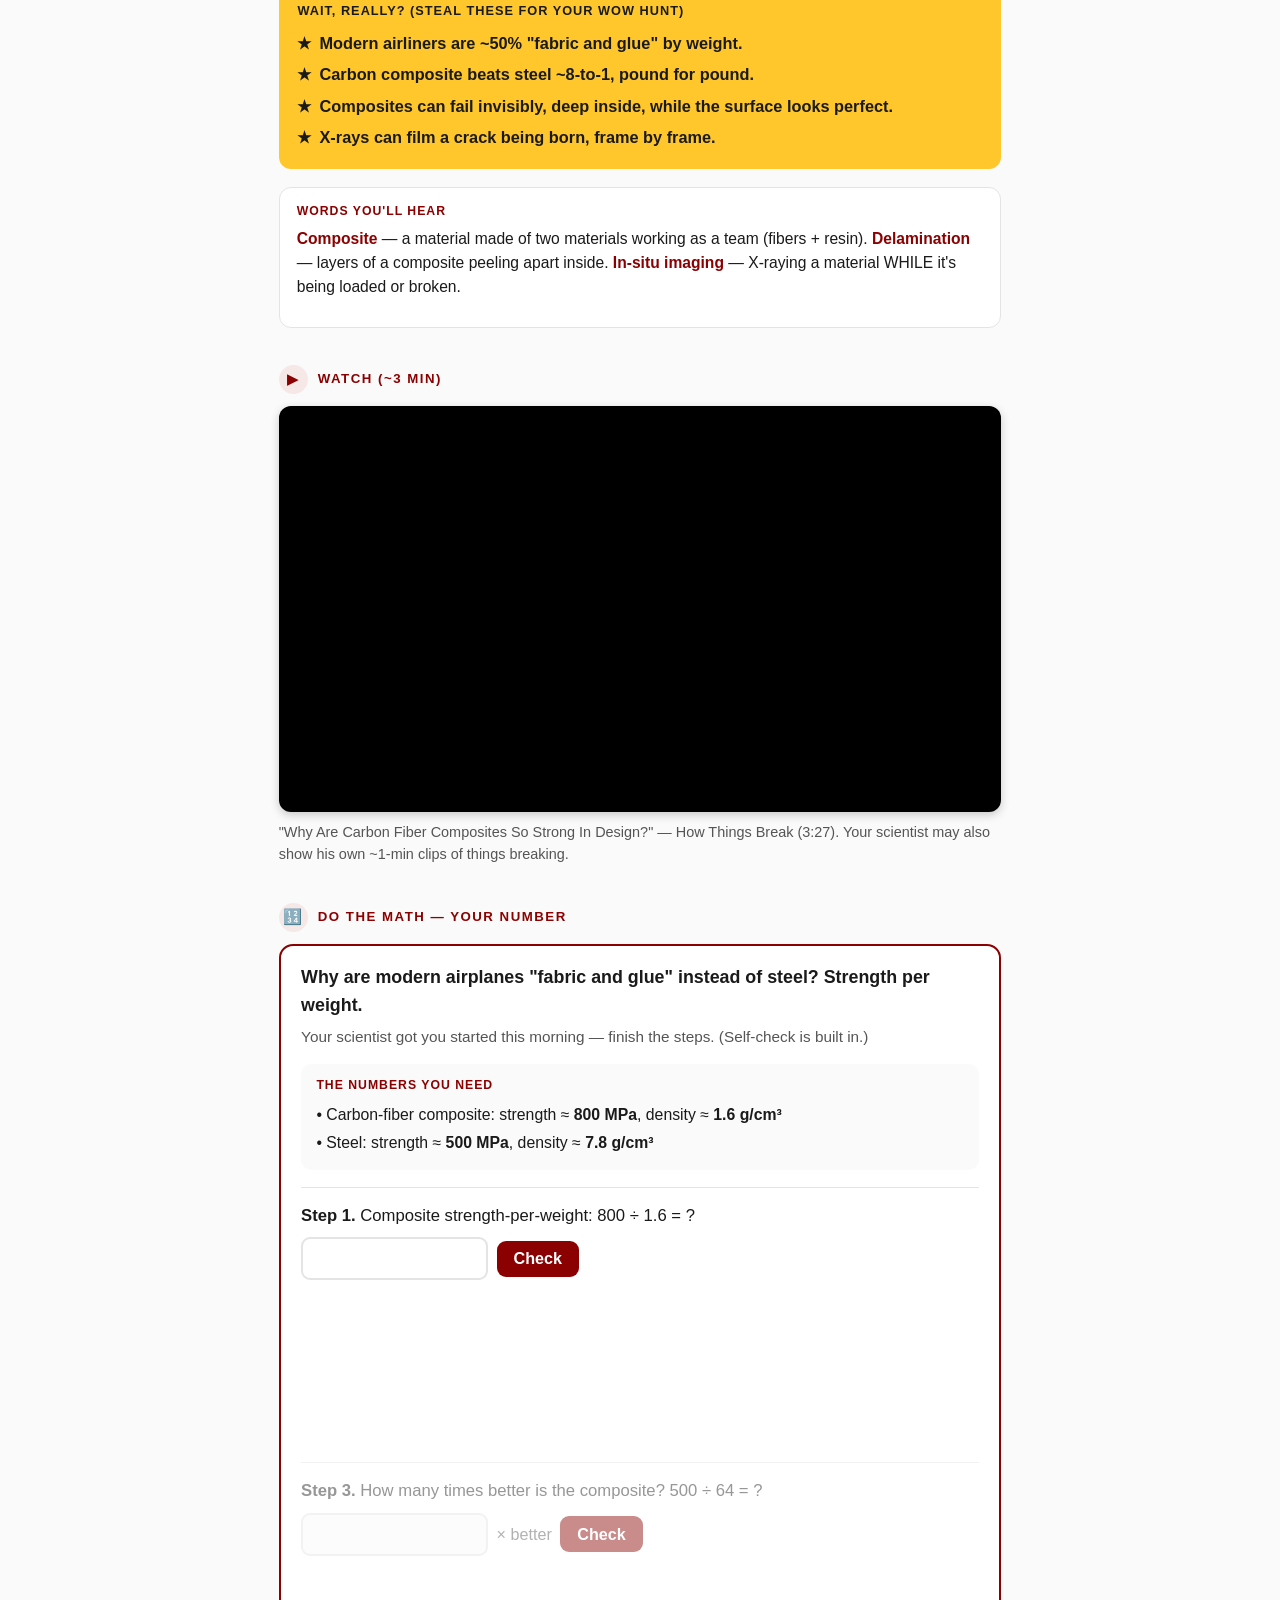
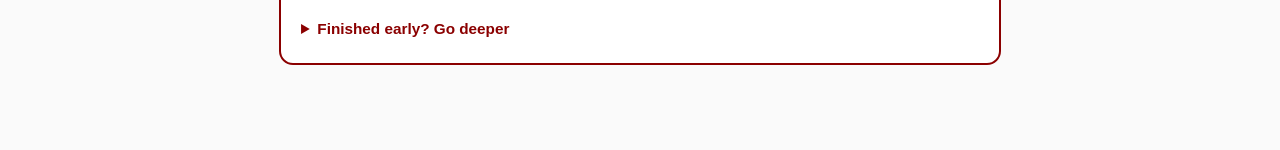
<file: 5_materials.html>
<!DOCTYPE html>
<html lang="en">
<head>
<meta charset="UTF-8">
<meta name="viewport" content="width=device-width, initial-scale=1">
<title>5 · How does a material decide to break? — Research SLAM</title>
<link rel="stylesheet" href="slam.css">
</head>
<body>
<div class="topbar"><a class="home" href="index.html">◀ Research SLAM</a><span class="sep">·</span><span class="here">Topic 5 · How materials break</span></div>
<main>
  <img class="poster-img" src="posters/poster-5.png" alt="How does a material decide to break? — project poster">
  <p class="poster-cap">Your project · scroll down for the reading, video &amp; math</p>

  <div class="steplabel read">Read this (~4 min) — your scientist is right here, ask anything</div>
  <div class="reading">
    <p>Half of a modern airliner — including most of the body of a Boeing 787 — is made of what engineers half-jokingly call <b>"fabric and glue"</b>: carbon-fiber composite, woven sheets of carbon thread soaked in hardened resin. It sounds flimsy. It isn't. Pound for pound, carbon composite beats steel roughly <b>8 to 1</b> on strength — which is why switching from aluminum saves an airliner about 20% of its weight and tens of thousands of rivets.</p>
    <p>But composites come with a deal: they're stronger, <b>and harder to predict</b>. A metal usually fails politely — it bends and stretches and warns you. A composite is a layered team of materials, and it can fail dozens of ways: a fiber snaps here, layers peel apart there (engineers call it <b>delamination</b>), tiny cracks wander through the resin — all hidden inside, until enough small failures gang up and the part lets go.</p>
    <p>So the real research question isn't "how strong is it?" — it's <b>"how does it decide to break?"</b> What's the chain of tiny events between "fine" and "failed"? If you could watch that chain happen, you could design materials that interrupt it — and predict honestly when a part needs replacing.</p>
    <p>That's what your scientist does: studies how composite materials fail, and how to <b>catch failure in the act</b>. At a place like SLAC you can load a material until it starts to crack <b>while X-raying it</b> — watching damage being born deep inside, frame by frame, like a medical scan of a material having the worst day of its life. Every flight you'll ever take is safer because someone does this.</p>
    <div class="wow"><h3>Wait, really? (steal these for your Wow Hunt)</h3><ul>
      <li>Modern airliners are ~50% "fabric and glue" by weight.</li>
      <li>Carbon composite beats steel ~8-to-1, pound for pound.</li>
      <li>Composites can fail invisibly, deep inside, while the surface looks perfect.</li>
      <li>X-rays can film a crack being born, frame by frame.</li>
    </ul></div>
    <div class="words"><h3>Words you'll hear</h3><p><b>Composite</b> — a material made of two materials working as a team (fibers + resin). <b>Delamination</b> — layers of a composite peeling apart inside. <b>In-situ imaging</b> — X-raying a material WHILE it's being loaded or broken.</p></div>
  </div>

  <div class="steplabel watch">Watch (~3 min)</div>
  <div class="videowrap"><iframe src="https://www.youtube.com/embed/RTsHcWdr3gI" title="Why Are Carbon Fiber Composites So Strong In Design? — How Things Break" allow="accelerometer; encrypted-media; picture-in-picture" allowfullscreen></iframe></div>
  <div class="videonote">"Why Are Carbon Fiber Composites So Strong In Design?" — How Things Break (3:27). Your scientist may also show his own ~1-min clips of things breaking.</div>

  <div class="steplabel math">Do the math — your number</div>
  <div id="math-root"></div>
</main>

<script>
window.TOPIC = { math: {
  mission: "Why are modern airplanes \"fabric and glue\" instead of steel? Strength per weight.",
  setup: "Your scientist got you started this morning — finish the steps. (Self-check is built in.)",
  given: [
    "Carbon-fiber composite: strength ≈ <b>800 MPa</b>, density ≈ <b>1.6 g/cm³</b>",
    "Steel: strength ≈ <b>500 MPa</b>, density ≈ <b>7.8 g/cm³</b>"
  ],
  steps: [
    { q: "Composite strength-per-weight:  800 ÷ 1.6 = ?", answer: 500, tol: 5, unit: "", hint: "Divide composite strength (800) by its density (1.6)." },
    { q: "Steel strength-per-weight:  500 ÷ 7.8 = ?", answer: 64, tol: 4, unit: "", hint: "Divide steel strength (500) by its density (7.8) — about 64." },
    { q: "How many times better is the composite?  500 ÷ 64 = ?", answer: 7.8, tol: 1.2, unit: "× better", hint: "Divide your Step 1 answer by your Step 2 answer — about 8." }
  ],
  final: { say: 'Fabric and glue beats steel about <span class="num">8 to one</span>, pound for pound — as long as you know when it\'s going to break. Nobody fully does. That\'s the job.', next: "Write your number BIG on an index card." },
  deeper: "If composite is that much better, why are bridges still steel? (Cost, repair — and the hardest part, predicting failure. Ask your scientist.)"
}};
</script>
<script src="slam.js"></script>
</body>
</html>
</file>
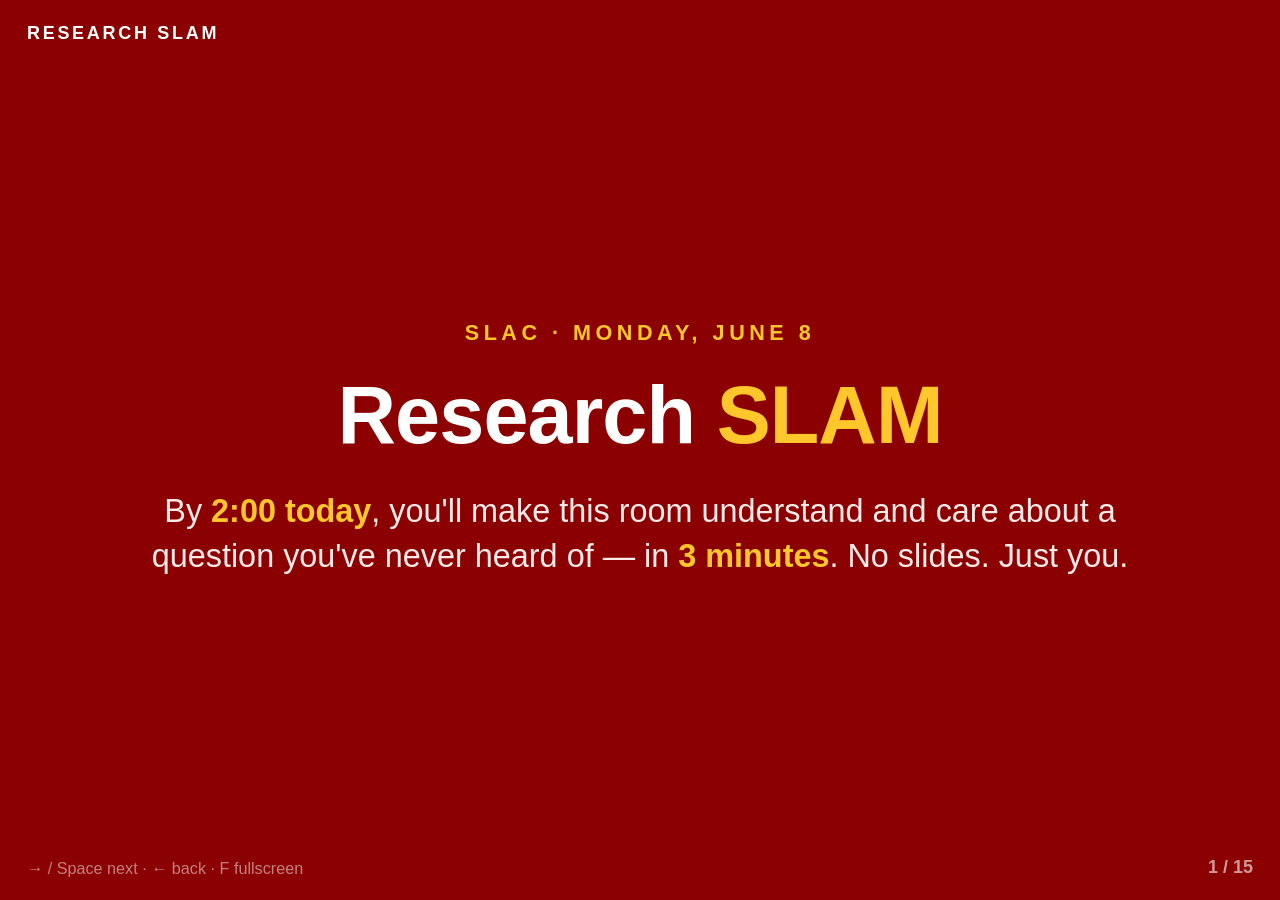
<file: screen.html>
<!DOCTYPE html>
<html lang="en">
<head>
<meta charset="UTF-8">
<meta name="viewport" content="width=device-width, initial-scale=1">
<title>Research SLAM — Run of Show (main screen)</title>
<style>
/* ============================================================
   CSI Research SLAM — Day-of screen deck (project on main screen)
   The MC advances slides as the day moves: → / Space / click = next,
   ← = back, F = fullscreen, G = jump (type number). One slide per
   block so the room always knows where we are and what's due.
   Each <section class="slide"> = one slide (also html2slides-ready).
   ============================================================ */
:root{--ink:#161616;--accent:#8B0000;--accent2:#b11414;--gold:#FFC72C;--soft:#f7e8e8;--paper:#fff;}
*{box-sizing:border-box;margin:0;padding:0;}
html,body{height:100%;}
body{font-family:-apple-system,BlinkMacSystemFont,"Segoe UI",Helvetica,Arial,sans-serif;background:#000;color:var(--ink);overflow:hidden;}
.stage{position:fixed;inset:0;}
.slide{position:absolute;inset:0;display:none;flex-direction:column;justify-content:center;align-items:center;
  padding:6vmin 8vmin;text-align:center;background:var(--paper);}
.slide.active{display:flex;}
.kicker{font-size:2.4vmin;font-weight:800;letter-spacing:0.5vmin;text-transform:uppercase;color:var(--accent);margin-bottom:3vmin;}
.kicker .t{background:var(--accent);color:#fff;padding:0.6vmin 1.6vmin;border-radius:1vmin;}
h1{font-size:9vmin;line-height:1.04;font-weight:800;letter-spacing:-0.1vmin;}
h1 .q{color:var(--accent);}
.sub{font-size:3.6vmin;line-height:1.4;margin-top:3.5vmin;max-width:80vw;color:#333;}
.sub b{color:var(--accent);font-weight:800;}
ol.topics{list-style:none;margin-top:3vmin;text-align:left;}
ol.topics li{font-size:3.4vmin;font-weight:700;line-height:1.5;padding-left:5.5vmin;position:relative;margin:0.4vmin 0;}
ol.topics li .n{position:absolute;left:0;color:var(--accent);font-weight:800;}
.beats{margin-top:3vmin;text-align:left;}
.beats .b{display:flex;gap:2.5vmin;align-items:baseline;font-size:3.1vmin;line-height:1.5;margin:0.5vmin 0;}
.beats .b .tm{color:var(--accent);font-weight:800;width:13vmin;flex:0 0 auto;text-align:right;}
.beats .b b{font-weight:800;}
.pill{display:inline-block;margin-top:4vmin;background:var(--gold);border-radius:2vmin;padding:1.6vmin 3vmin;font-size:3vmin;font-weight:800;}
.timeline{display:flex;flex-wrap:wrap;justify-content:center;gap:2vmin 3vmin;margin-top:4vmin;max-width:86vw;}
.timeline .item{font-size:3vmin;font-weight:700;}
.timeline .item .tm{color:var(--accent);font-weight:800;}
.deliver{margin-top:5vmin;background:var(--gold);border-radius:2.5vmin;padding:3vmin 4vmin;font-size:4.2vmin;font-weight:800;line-height:1.3;max-width:84vw;}
.deliver .lbl{display:block;font-size:2.4vmin;letter-spacing:0.4vmin;text-transform:uppercase;margin-bottom:1.2vmin;color:var(--accent);}
.rules{list-style:none;margin-top:3vmin;text-align:left;}
.rules li{font-size:4vmin;font-weight:700;line-height:1.55;padding-left:6vmin;position:relative;}
.rules li::before{content:"›";position:absolute;left:1vmin;color:var(--accent);font-weight:800;}
.awards{display:flex;flex-wrap:wrap;justify-content:center;gap:1.6vmin;margin-top:4vmin;max-width:84vw;}
.awards .a{background:var(--soft);color:var(--accent);font-size:2.8vmin;font-weight:800;border-radius:2vmin;padding:1.4vmin 2.4vmin;}
.bignum{font-size:18vmin;font-weight:800;color:var(--accent);line-height:1;}

/* dark / energy variants */
.slide.dark{background:var(--accent);color:#fff;}
.slide.dark h1{color:#fff;}
.slide.dark h1 .q{color:var(--gold);}
.slide.dark .kicker{color:var(--gold);}
.slide.dark .kicker .t{background:var(--gold);color:var(--ink);}
.slide.dark .sub{color:#ffeaea;}
.slide.dark .sub b{color:var(--gold);}
.slide.dark .deliver{background:rgba(255,255,255,0.12);color:#fff;border:0.4vmin solid var(--gold);}
.slide.dark .deliver .lbl{color:var(--gold);}
.slide.dark .rules li::before{color:var(--gold);}

/* chrome: counter + hint */
.counter{position:fixed;bottom:2.5vmin;right:3vmin;font-size:2vmin;font-weight:700;color:#bbb;z-index:5;}
.slide.dark ~ .counter{color:rgba(255,255,255,0.6);}
.hint{position:fixed;bottom:2.5vmin;left:3vmin;font-size:1.8vmin;color:#ccc;z-index:5;}
.brand{position:fixed;top:2.5vmin;left:3vmin;font-size:2vmin;font-weight:800;letter-spacing:0.3vmin;color:var(--accent);text-transform:uppercase;z-index:5;}
@media print{.slide{display:flex !important;position:relative;page-break-after:always;height:100vh;}.counter,.hint,.brand{display:none;}}
</style>
</head>
<body>
<div class="brand">Research SLAM</div>
<div class="stage">

  <!-- 1 WELCOME -->
  <section class="slide dark">
    <div class="kicker">SLAC · Monday, June 8</div>
    <h1>Research <span class="q">SLAM</span></h1>
    <div class="sub">By <b>2:00 today</b>, you'll make this room understand and care about a question you've never heard of — in <b>3 minutes</b>. No slides. Just you.</div>
  </section>

  <!-- 1b GET ON THE WEBSITE -->
  <section class="slide">
    <div class="kicker">First — get on the website</div>
    <h1>Open this on your <span class="q">laptop</span></h1>
    <img src="[data-uri]" alt="QR to the site" style="width:34vmin;height:34vmin;margin:3vmin 0;border:1.2vmin solid #fff;box-shadow:0 0.5vmin 2vmin rgba(0,0,0,.2);">
    <div class="sub" style="font-size:3.4vmin;"><b>dobohler1.github.io/csi-research-slam</b><br>(or scan the code with your phone)</div>
  </section>

  <!-- 2 PICK -->
  <section class="slide">
    <div class="kicker"><span class="t">10:00 – 10:30</span> &nbsp; Pick your team</div>
    <h1>Read all 5 →<br><span class="q">pick your team.</span></h1>
    <ol class="topics">
      <li><span class="n">1</span> Is sewage actually liquid gold?</li>
      <li><span class="n">2</span> Why does SLAC's machine have to be emptier than outer space?</li>
      <li><span class="n">3</span> How do you aim a beam at a target thinner than a hair?</li>
      <li><span class="n">4</span> Can you teach bone to grow onto plastic?</li>
      <li><span class="n">5</span> How does a material decide to break?</li>
    </ol>
    <div class="pill">Take a few minutes to read them · then type your name → Join a team · first come, first served</div>
  </section>

  <!-- 3 KICKOFF -->
  <section class="slide dark">
    <div class="kicker"><span class="t">11:00</span> &nbsp; Kickoff</div>
    <h1>Here's the deal.</h1>
    <div class="sub">You'll learn a real research question from a real SLAC scientist. Then you'll teach it back to this room in <b>3 minutes</b> — no slides, one prop, your own words. Friendly judges. <b>Every team wins something.</b></div>
  </section>

  <!-- 4 THE DAY -->
  <section class="slide">
    <div class="kicker">Today</div>
    <h1>The <span class="q">day</span></h1>
    <div class="timeline">
      <span class="item"><span class="tm">11:00</span> Kickoff</span>
      <span class="item"><span class="tm">11:10</span> Meet your scientist</span>
      <span class="item"><span class="tm">12:00</span> Lunch</span>
      <span class="item"><span class="tm">1:00</span> Three missions</span>
      <span class="item"><span class="tm">2:00</span> The SLAM</span>
      <span class="item"><span class="tm">2:40</span> Wrap-up</span>
    </div>
  </section>

  <!-- 5 RESEARCHER HOUR -->
  <section class="slide">
    <div class="kicker"><span class="t">11:10 – 12:00</span> &nbsp; Researcher Hour</div>
    <h1>Meet your <span class="q">scientist</span></h1>
    <div class="beats">
      <div class="b"><span class="tm">11:10</span><span>They tell you what they're working on right now</span></div>
      <div class="b"><span class="tm">11:15</span><span>You <b>read</b> a short page</span></div>
      <div class="b"><span class="tm">11:20</span><span>You <b>watch</b> a short video</span></div>
      <div class="b"><span class="tm">11:25</span><span>You <b>ask them anything</b></span></div>
      <div class="b"><span class="tm">11:45</span><span>Teach it back — tell them what you understood</span></div>
      <div class="b"><span class="tm">11:50</span><span>They help you <b>set up your math</b></span></div>
    </div>
    <div class="pill">Leave with 3 "WAIT, REALLY?" facts · 1 analogy · 2 questions</div>
  </section>

  <!-- 6 LUNCH -->
  <section class="slide">
    <div class="kicker"><span class="t">12:00 – 1:00</span></div>
    <h1>Lunch 🍕</h1>
    <div class="sub">Let it marinate. Your scientist might join you.</div>
  </section>

  <!-- 7 MISSIONS BRIEF -->
  <section class="slide dark">
    <div class="kicker"><span class="t">1:00</span> &nbsp; Three missions, one clock</div>
    <h1>Now you <span class="q">build.</span></h1>
    <div class="sub"><b>60 seconds: name your team.</b> Then three missions — finish each one and you can't fail. By 2:00 you'll have a number, an angle, and a rehearsal done.</div>
  </section>

  <!-- 8 MISSION 1 -->
  <section class="slide dark">
    <div class="kicker"><span class="t">1:05 – 1:20</span> &nbsp; Mission 1</div>
    <h1>Do the <span class="q">math</span></h1>
    <div class="deliver"><span class="lbl">Deliverable</span>YOUR NUMBER — computed by you, written BIG on an index card. Show a floater by 1:20.</div>
  </section>

  <!-- 9 MISSION 2 -->
  <section class="slide dark">
    <div class="kicker"><span class="t">1:20 – 1:45</span> &nbsp; Mission 2</div>
    <h1>Build the <span class="q">3 minutes</span></h1>
    <div class="deliver"><span class="lbl">Deliverable</span>Your ONE thing · who says what · a prop (optional) · your walk-up song to the MC by 1:45.</div>
  </section>

  <!-- 10 MISSION 3 -->
  <section class="slide dark">
    <div class="kicker"><span class="t">1:45 – 1:55</span> &nbsp; Mission 3</div>
    <h1>Run <span class="q">it</span></h1>
    <div class="deliver"><span class="lbl">Deliverable</span>One full run-through — out loud and timed. No team performs cold.</div>
  </section>

  <!-- 11 SLAM RULES -->
  <section class="slide">
    <div class="kicker"><span class="t">2:00</span> &nbsp; The SLAM — the rules</div>
    <h1>3 minutes. <span class="q">No slides.</span></h1>
    <ul class="rules">
      <li>3 minutes — the gong is the law</li>
      <li>Everyone on the team speaks</li>
      <li>A prop if you want · no slides, ever</li>
      <li>Snaps between speakers, go loud at the end</li>
    </ul>
  </section>

  <!-- 12 SLAM LIVE -->
  <section class="slide dark">
    <div class="kicker"><span class="t">2:00 – 2:30</span></div>
    <h1>The <span class="q">SLAM</span></h1>
    <div class="sub">Walk-up music. 3 minutes. The gong at 3:00. Make us care. <b>Every talk is recorded.</b></div>
  </section>

  <!-- 13 WRAP -->
  <section class="slide">
    <div class="kicker"><span class="t">2:30 – 3:00</span> &nbsp; Wrap-up</div>
    <h1>That's a <span class="q">wrap!</span></h1>
    <div class="sub"><b>What was the hardest part of today?</b><br>Thank your scientists · group photo · and awards drop tomorrow.</div>
  </section>

  <!-- 14 AWARDS TOMORROW -->
  <section class="slide dark">
    <div class="kicker">Tomorrow</div>
    <h1>Awards <span class="q">drop tomorrow</span></h1>
    <div class="sub">Every talk was recorded — Dorian's watching them all and picking the winners. <b>Find out tomorrow.</b> Up for grabs:</div>
    <div class="awards">
      <span class="a">Top SLAM</span><span class="a">Most Curious Question</span><span class="a">Best Use of a Prop</span><span class="a">Wildest Analogy</span><span class="a">Crowd Favorite</span>
    </div>
  </section>

</div>
<div class="counter"></div>
<div class="hint">→ / Space next · ← back · F fullscreen</div>

<script>
(function(){
  var slides=[].slice.call(document.querySelectorAll('.slide'));
  var i=0, counter=document.querySelector('.counter');
  function show(n){
    i=Math.max(0,Math.min(slides.length-1,n));
    slides.forEach(function(s,k){s.classList.toggle('active',k===i);});
    counter.textContent=(i+1)+' / '+slides.length;
    // counter color on dark slides
    counter.style.color=slides[i].classList.contains('dark')?'rgba(255,255,255,0.6)':'#bbb';
    document.querySelector('.brand').style.color=slides[i].classList.contains('dark')?'#fff':'#8B0000';
    document.querySelector('.hint').style.color=slides[i].classList.contains('dark')?'rgba(255,255,255,0.5)':'#ccc';
  }
  function next(){show(i+1);} function prev(){show(i-1);}
  document.addEventListener('keydown',function(e){
    if(e.key==='ArrowRight'||e.key===' '||e.key==='PageDown'){e.preventDefault();next();}
    else if(e.key==='ArrowLeft'||e.key==='PageUp'){e.preventDefault();prev();}
    else if(e.key==='Home'){show(0);} else if(e.key==='End'){show(slides.length-1);}
    else if(e.key==='f'||e.key==='F'){ if(!document.fullscreenElement)document.documentElement.requestFullscreen(); else document.exitFullscreen(); }
    else if(/^[0-9]$/.test(e.key)){ var n=parseInt(e.key,10); if(n>=1&&n<=slides.length)show(n-1); }
  });
  document.querySelector('.stage').addEventListener('click',function(e){ (e.clientX < window.innerWidth*0.25)?prev():next(); });
  show(0);
})();
</script>
</body>
</html>
</file>
<file: slam.css>
/* ============================================================
   CSI Research SLAM — web hub shared styles
   Used by index.html + the 5 topic pages. Screen-first, but
   prints cleanly as a backup. Works offline (no external fonts).
   ============================================================ */
:root{
  --ink:#1a1a1a; --muted:#555; --accent:#8B0000; --accent-soft:#f7e8e8;
  --gold:#FFC72C; --rule:#e4e4e4; --ok:#1a7a3c; --ok-soft:#e7f5ec;
  --bg:#fafafa;
}
*{box-sizing:border-box;margin:0;padding:0;}
html{font-size:17px;-webkit-text-size-adjust:100%;}
body{
  font-family:-apple-system,BlinkMacSystemFont,"Segoe UI",Helvetica,Arial,sans-serif;
  color:var(--ink); background:var(--bg); line-height:1.55;
}
main{max-width:760px;margin:0 auto;padding:0 1.1rem 5rem;}
a{color:var(--accent);}

/* top bar */
.topbar{
  background:var(--accent); color:#fff; padding:0.7rem 1.1rem;
  display:flex; align-items:center; gap:0.7rem; position:sticky; top:0; z-index:10;
  box-shadow:0 2px 6px rgba(0,0,0,0.15);
}
.topbar .home{color:#fff;text-decoration:none;font-weight:700;letter-spacing:1.5px;font-size:0.8rem;text-transform:uppercase;opacity:0.9;}
.topbar .home:hover{opacity:1;}
.topbar .sep{opacity:0.5;}
.topbar .here{font-size:0.85rem;opacity:0.95;}

/* topic header */
.tophead{display:flex;gap:1rem;align-items:flex-start;margin:1.6rem 0 1.1rem;}
.tophead .badge{
  width:3rem;height:3rem;flex:0 0 auto;border-radius:50%;
  background:var(--accent);color:#fff;font-size:1.6rem;font-weight:800;
  display:flex;align-items:center;justify-content:center;
}
.tophead h1{font-size:1.7rem;line-height:1.18;font-weight:800;letter-spacing:-0.3px;}
.tophead h1 .q{color:var(--accent);}

/* step banner / section labels */
.steplabel{
  display:flex;align-items:center;gap:0.6rem;margin:2.2rem 0 0.7rem;
  font-size:0.78rem;font-weight:800;letter-spacing:1.5px;text-transform:uppercase;color:var(--accent);
}
.steplabel::before{content:"";flex:0 0 auto;width:1.7rem;height:1.7rem;border-radius:50%;background:var(--accent-soft);
  display:flex;align-items:center;justify-content:center;}
.steplabel.read::before{content:"📄";font-size:0.9rem;}
.steplabel.watch::before{content:"▶";color:var(--accent);font-size:0.8rem;font-weight:800;}
.steplabel.math::before{content:"🔢";font-size:0.9rem;}

/* reading */
.reading p{margin:0 0 0.8rem;font-size:1.02rem;}
.reading b{font-weight:700;}
.wow{background:var(--gold);border-radius:12px;padding:0.9rem 1.1rem;margin:1.1rem 0;}
.wow h3{font-size:0.75rem;font-weight:800;letter-spacing:1px;text-transform:uppercase;margin-bottom:0.4rem;}
.wow ul{list-style:none;}
.wow li{font-size:0.96rem;font-weight:600;padding:0.18rem 0 0.18rem 1.3rem;position:relative;}
.wow li::before{content:"★";position:absolute;left:0;}
.words{border:1.5px solid var(--rule);border-radius:12px;padding:0.8rem 1rem;margin:0.8rem 0;background:#fff;}
.words h3{font-size:0.72rem;font-weight:800;letter-spacing:1px;text-transform:uppercase;color:var(--accent);margin-bottom:0.35rem;}
.words p{font-size:0.92rem;}
.words b{color:var(--accent);}

/* video */
.videowrap{position:relative;width:100%;aspect-ratio:16/9;border-radius:12px;overflow:hidden;background:#000;box-shadow:0 3px 10px rgba(0,0,0,0.2);}
.videowrap iframe{position:absolute;inset:0;width:100%;height:100%;border:0;}
.videonote{font-size:0.85rem;color:var(--muted);margin-top:0.5rem;}
.videonote a{font-weight:600;}

/* ===== interactive math ===== */
.mathcard{border:2px solid var(--accent);border-radius:14px;padding:1.1rem 1.2rem 1.3rem;background:#fff;margin-top:0.4rem;}
.mathcard .mission{font-size:1.05rem;font-weight:700;margin-bottom:0.3rem;}
.mathcard .setup{font-size:0.9rem;color:var(--muted);margin-bottom:0.9rem;}
.mathcard .given{background:var(--bg);border-radius:10px;padding:0.7rem 0.9rem;margin-bottom:1rem;font-size:0.93rem;}
.mathcard .given h4{font-size:0.72rem;letter-spacing:1px;text-transform:uppercase;color:var(--accent);margin-bottom:0.35rem;}
.mathcard .given ul{list-style:none;}
.mathcard .given li{padding:0.12rem 0;}
.mathcard .given b{color:var(--ink);}

.step{border-top:1px solid var(--rule);padding:0.9rem 0;}
.step:first-of-type{border-top:none;}
.step.locked{opacity:0.45;}
.step .q{font-size:0.98rem;margin-bottom:0.5rem;}
.step .q b{font-weight:700;}
.step .inrow{display:flex;align-items:center;gap:0.5rem;flex-wrap:wrap;}
.step input[type=text]{
  font-size:1.1rem;padding:0.5rem 0.7rem;border:2px solid var(--rule);border-radius:9px;
  width:11rem;font-family:inherit;-webkit-appearance:none;
}
.step input:focus{outline:none;border-color:var(--accent);}
.step .unit{font-size:0.95rem;color:var(--muted);}
.step button{
  font-size:0.95rem;font-weight:700;padding:0.5rem 1rem;border:none;border-radius:9px;
  background:var(--accent);color:#fff;cursor:pointer;font-family:inherit;
}
.step button:active{transform:translateY(1px);}
.step .verdict{margin-top:0.5rem;font-size:0.95rem;font-weight:600;min-height:1.2rem;}
.step .verdict.ok{color:var(--ok);}
.step .verdict.no{color:var(--accent);}
.step .hint{margin-top:0.35rem;font-size:0.85rem;color:var(--muted);}

.finalbox{margin-top:1rem;background:var(--ok-soft);border:2px solid var(--ok);border-radius:12px;padding:1rem 1.1rem;display:none;}
.finalbox.show{display:block;}
.finalbox h4{font-size:0.72rem;letter-spacing:1px;text-transform:uppercase;color:var(--ok);margin-bottom:0.4rem;}
.finalbox .say{font-size:1.15rem;font-weight:700;line-height:1.35;}
.finalbox .say .num{color:var(--ok);}
.finalbox .next{margin-top:0.6rem;font-size:0.9rem;color:var(--ink);}

.deeper{margin-top:1rem;font-size:0.9rem;}
.deeper summary{cursor:pointer;font-weight:700;color:var(--accent);}
.deeper p{margin-top:0.5rem;color:var(--muted);}

/* landing grid */
.hero{text-align:center;padding:2.2rem 0 1rem;}
.hero h1{font-size:2rem;font-weight:800;color:var(--accent);letter-spacing:-0.5px;}
.hero p{color:var(--muted);margin-top:0.4rem;}
.grid{display:grid;grid-template-columns:1fr;gap:0.9rem;margin-top:1rem;}
.tile{display:flex;gap:1rem;align-items:center;text-decoration:none;color:var(--ink);
  border:1.5px solid var(--rule);border-radius:14px;padding:1rem 1.1rem;background:#fff;transition:border-color .15s,transform .05s;}
.tile:hover{border-color:var(--accent);}
.tile:active{transform:translateY(1px);}
.tile .n{width:2.6rem;height:2.6rem;flex:0 0 auto;border-radius:50%;background:var(--accent);color:#fff;font-weight:800;font-size:1.3rem;display:flex;align-items:center;justify-content:center;}
.tile .t{font-size:1.08rem;font-weight:700;line-height:1.25;}
.tile .t small{display:block;font-weight:500;color:var(--muted);font-size:0.82rem;margin-top:0.15rem;}

.footnote{margin-top:2rem;font-size:0.82rem;color:var(--muted);text-align:center;}

@media print{
  .topbar,.videowrap,.videonote,.deeper{display:none;}
  body{background:#fff;}
  main{max-width:100%;}
  .mathcard,.wow,.words{break-inside:avoid;}
}

/* poster image atop each topic page */
.poster-img{width:100%;max-width:540px;display:block;margin:1.4rem auto 0.4rem;border-radius:14px;box-shadow:0 4px 18px rgba(0,0,0,.18);}
.poster-cap{text-align:center;font-size:.85rem;color:var(--muted);margin-bottom:.4rem;}
</file>
